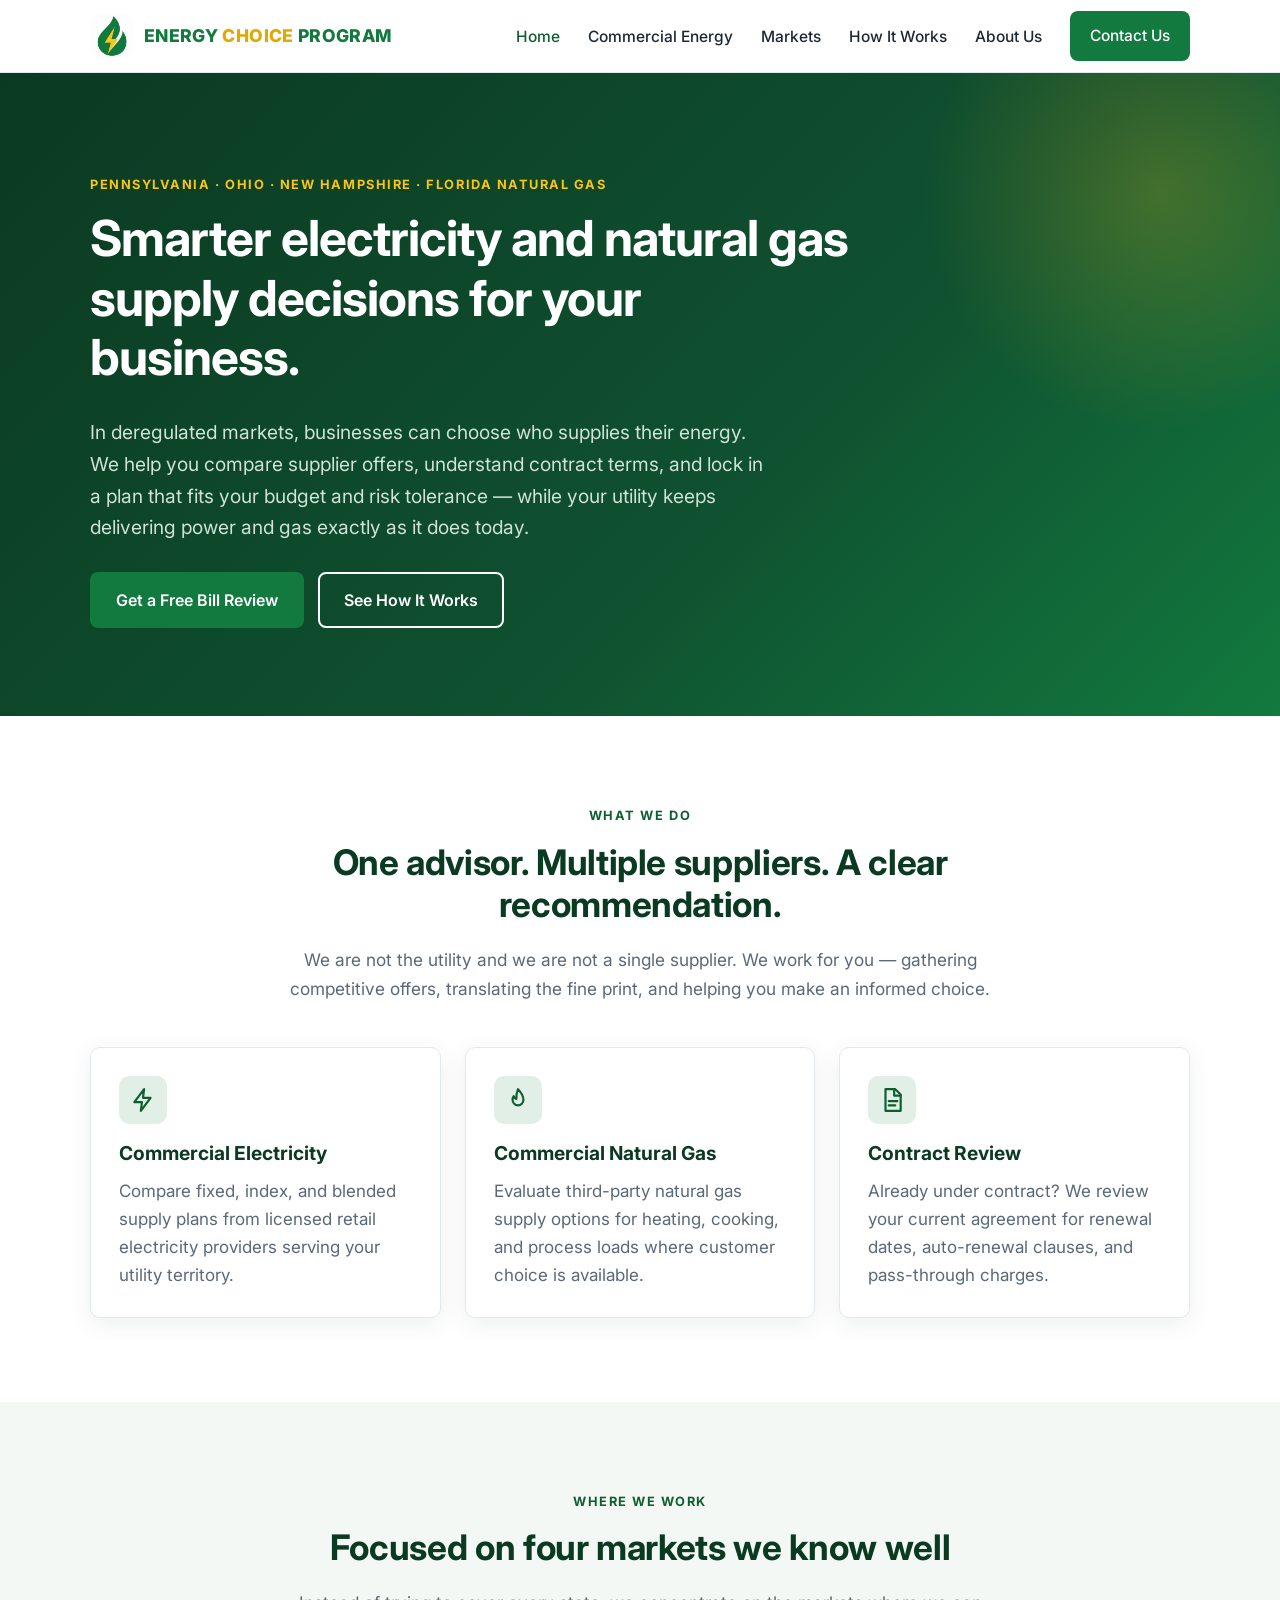
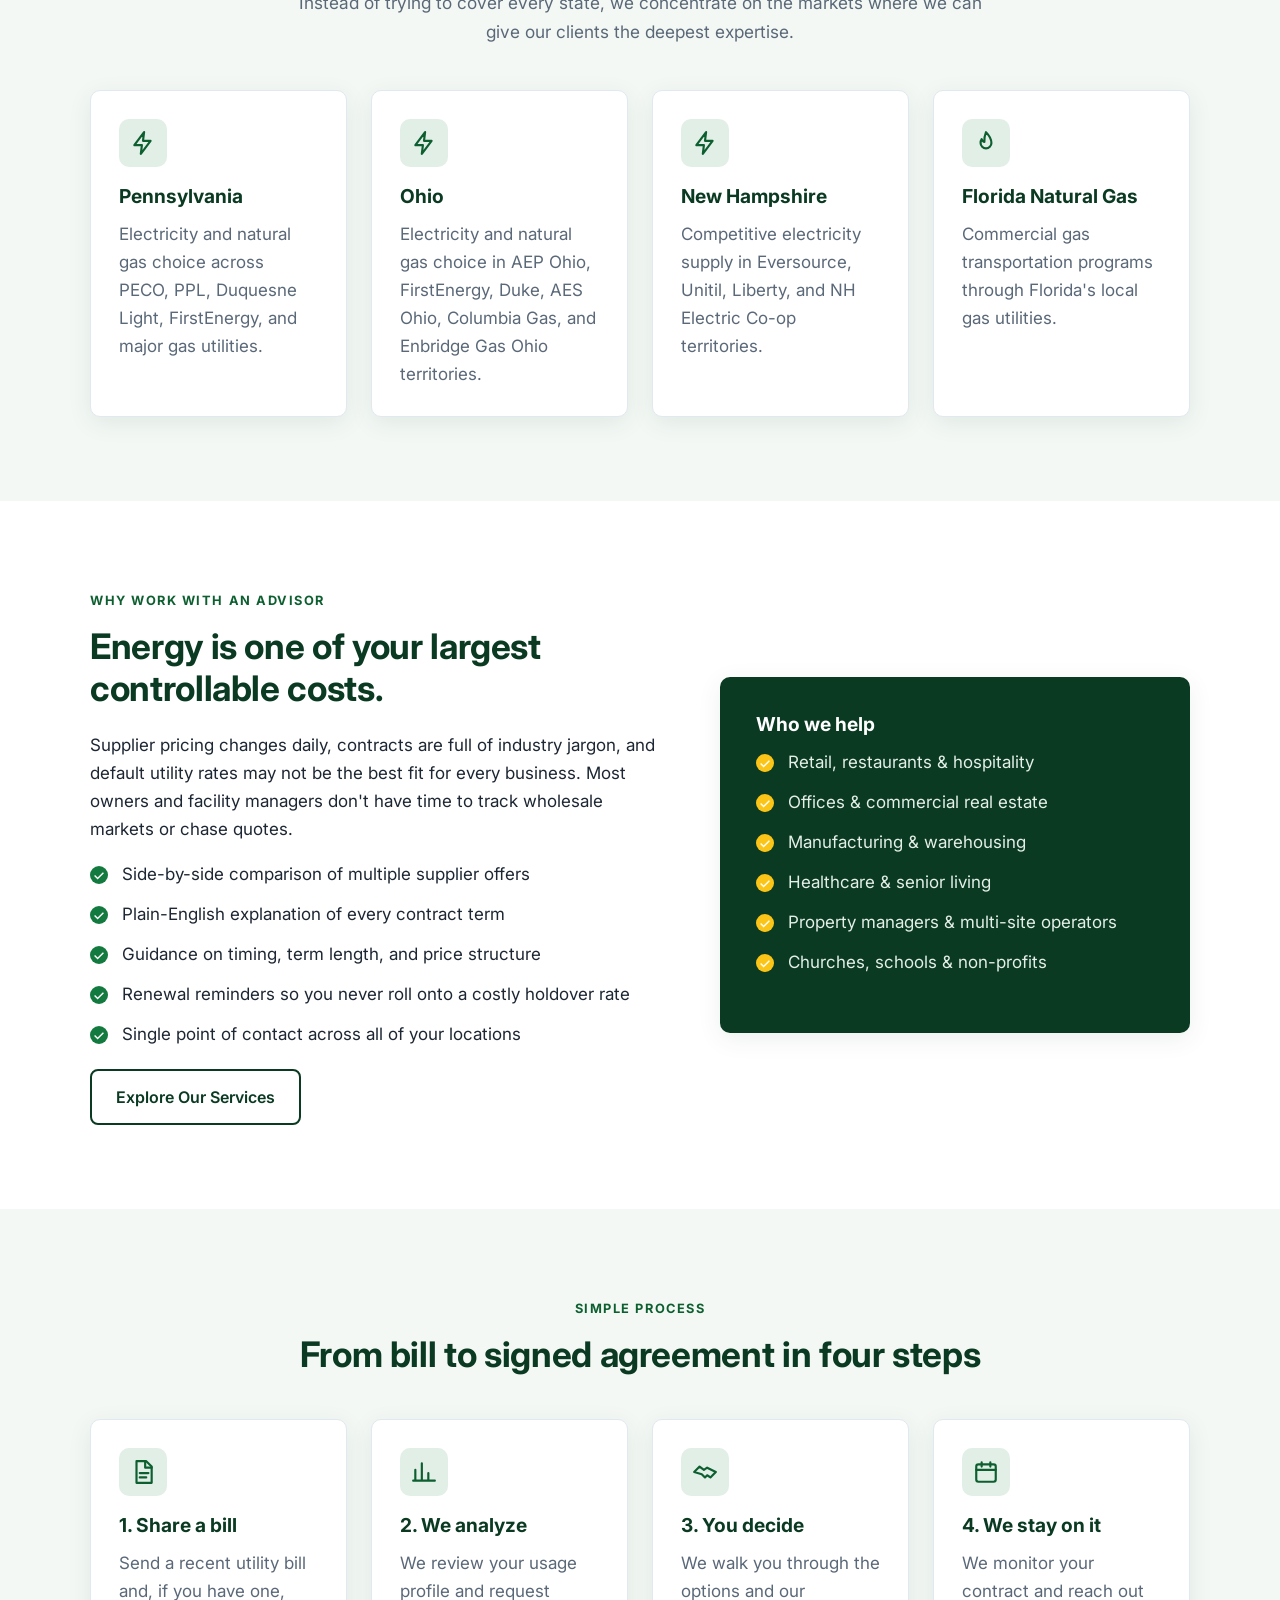
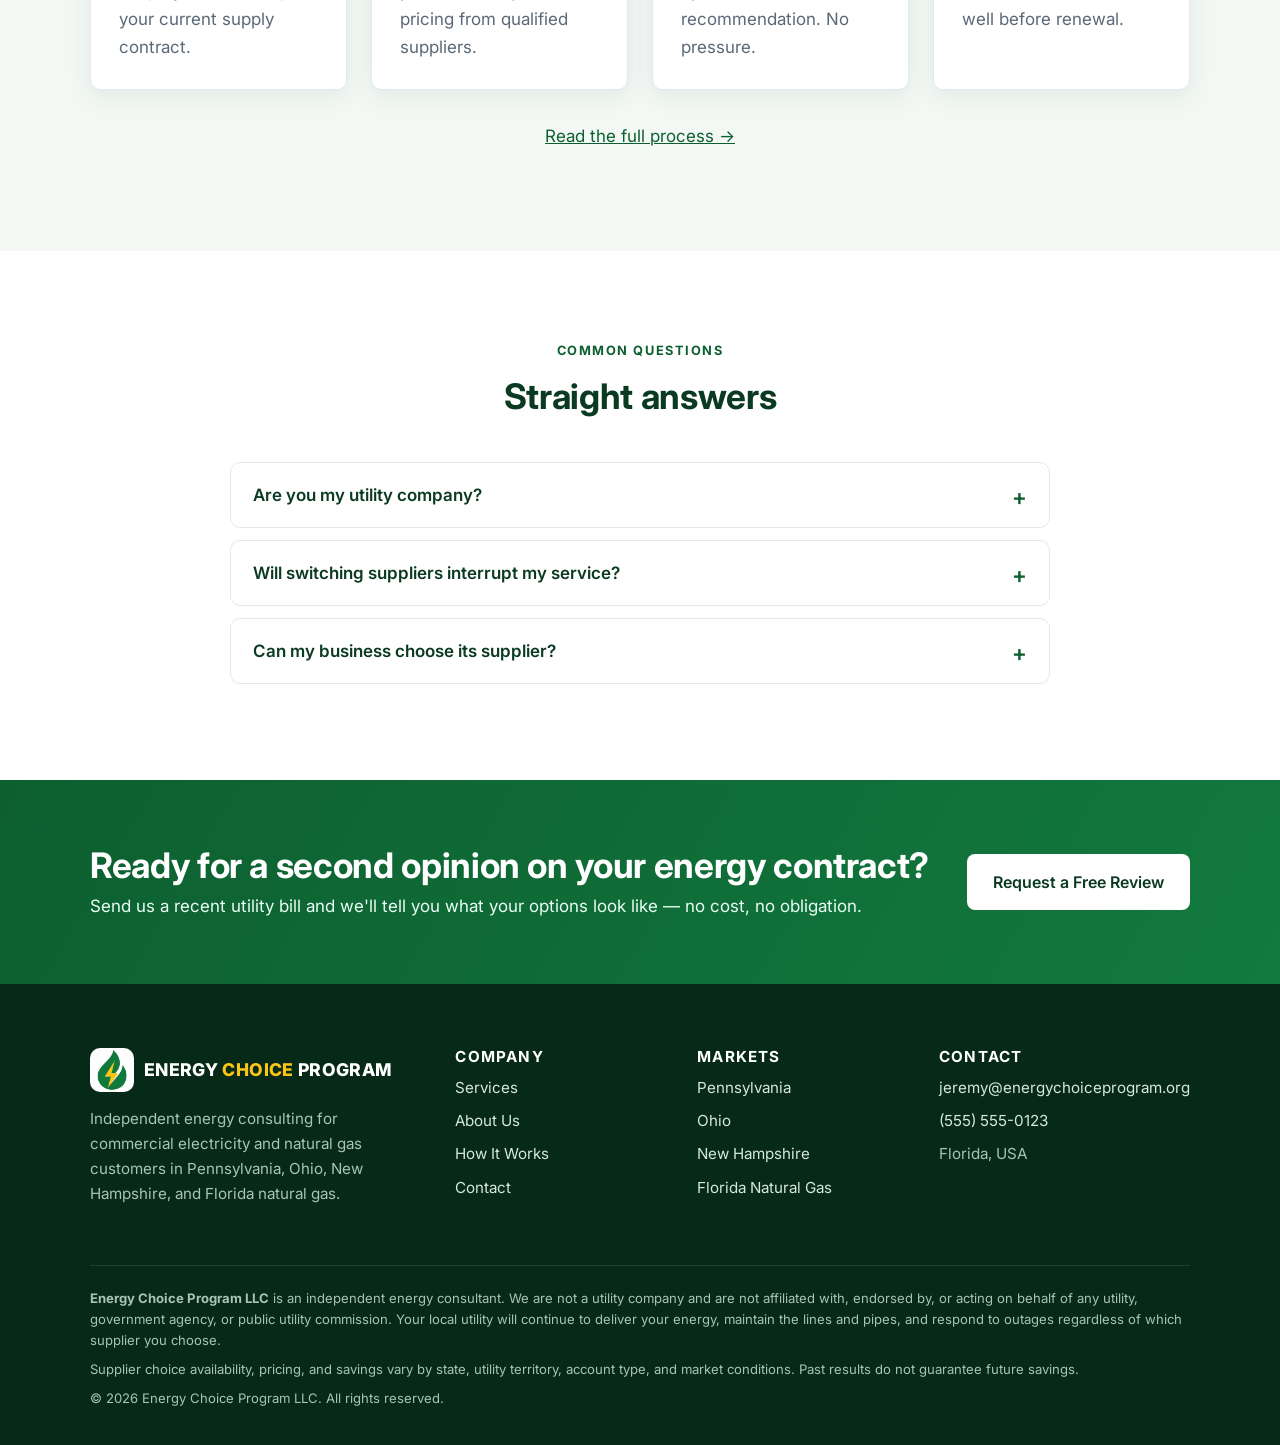
<file: index.html>
<!doctype html>
<html lang="en">
<head>
<meta charset="utf-8">
<meta name="viewport" content="width=device-width, initial-scale=1">
<title>Energy Choice Program | Commercial Electricity & Natural Gas Consulting</title>
<meta name="description" content="Energy Choice Program LLC is an independent energy consultant helping businesses compare commercial electricity and natural gas suppliers in Pennsylvania, Ohio, New Hampshire, and Florida (natural gas).">
<link rel="canonical" href="https://www.energychoiceprogram.org/">
<meta property="og:type" content="website">
<meta property="og:site_name" content="Energy Choice Program">
<meta property="og:title" content="Energy Choice Program | Commercial Electricity & Natural Gas Consulting">
<meta property="og:description" content="Energy Choice Program LLC is an independent energy consultant helping businesses compare commercial electricity and natural gas suppliers in Pennsylvania, Ohio, New Hampshire, and Florida (natural gas).">
<meta property="og:url" content="https://www.energychoiceprogram.org/">
<meta property="og:image" content="https://www.energychoiceprogram.org/assets/img/og-image.png">
<meta name="twitter:card" content="summary_large_image">
<meta name="theme-color" content="#127a3e">
<link rel="icon" href="favicon.png" type="image/png">
<link rel="apple-touch-icon" href="apple-touch-icon.png">
<link rel="preconnect" href="https://fonts.googleapis.com">
<link rel="preconnect" href="https://fonts.gstatic.com" crossorigin>
<link href="https://fonts.googleapis.com/css2?family=Inter:wght@400;500;600;700;800&display=swap" rel="stylesheet">
<link rel="stylesheet" href="assets/css/styles.css">
<script type="application/ld+json">{
  "@context": "https://schema.org",
  "@type": "ProfessionalService",
  "name": "Energy Choice Program LLC",
  "alternateName": "Energy Choice Program",
  "url": "https://www.energychoiceprogram.org/",
  "logo": "https://www.energychoiceprogram.org/assets/img/logo.png",
  "image": "https://www.energychoiceprogram.org/assets/img/og-image.png",
  "email": "jeremy@energychoiceprogram.org",
  "telephone": "+15555550123",
  "description": "Independent energy consultant helping commercial customers evaluate electricity and natural gas supply options in Pennsylvania, Ohio, New Hampshire, and Florida natural gas.",
  "address": {
    "@type": "PostalAddress",
    "addressRegion": "FL",
    "addressCountry": "US"
  },
  "areaServed": [
    {
      "@type": "State",
      "name": "Pennsylvania"
    },
    {
      "@type": "State",
      "name": "Ohio"
    },
    {
      "@type": "State",
      "name": "New Hampshire"
    },
    {
      "@type": "State",
      "name": "Florida"
    }
  ],
  "founder": {
    "@type": "Person",
    "name": "Jeremy Driver"
  },
  "sameAs": []
}</script>
</head>
<body>
<a class="skip-link" href="#main">Skip to content</a>
<header class="site-header">
  <nav class="container nav" aria-label="Main">
    <a class="brand" href="index.html" aria-label="Energy Choice Program home"><img src="assets/img/logo-mark.png" width="44" height="44" alt=""><span class="wordmark"><span class="wm-energy">Energy</span> <span class="wm-choice">Choice</span> <span class="wm-program">Program</span></span></a>
    <button class="nav-toggle" aria-expanded="false" aria-controls="nav-links" aria-label="Toggle menu"><span></span><span></span><span></span></button>
    <ul class="nav-links" id="nav-links"><li><a href="index.html" aria-current="page">Home</a></li><li><a href="commercial-energy.html">Commercial Energy</a></li><li><a href="markets.html">Markets</a></li><li><a href="how-it-works.html">How It Works</a></li><li><a href="about.html">About Us</a></li><li><a class="btn btn-primary" href="contact.html">Contact Us</a></li></ul>
  </nav>
</header>
<main id="main">

<section class="hero">
  <div class="container">
    <span class="eyebrow">Pennsylvania &middot; Ohio &middot; New Hampshire &middot; Florida Natural Gas</span>
    <h1>Smarter electricity and natural gas supply decisions for your business.</h1>
    <p class="lead">In deregulated markets, businesses can choose who supplies their energy. We help you compare supplier offers, understand contract terms, and lock in a plan that fits your budget and risk tolerance — while your utility keeps delivering power and gas exactly as it does today.</p>
    <div class="actions">
      <a class="btn btn-primary" href="contact.html">Get a Free Bill Review</a>
      <a class="btn btn-outline" href="how-it-works.html">See How It Works</a>
    </div>
  </div>
</section>

<section class="section">
  <div class="container">
    <div class="section-head center">
      <span class="eyebrow eyebrow-dark">What we do</span>
      <h2>One advisor. Multiple suppliers. A clear recommendation.</h2>
      <p>We are not the utility and we are not a single supplier. We work for you — gathering competitive offers, translating the fine print, and helping you make an informed choice.</p>
    </div>
    <div class="grid grid-3">
      <div class="card"><div class="icon"><svg viewBox="0 0 24 24" fill="none" stroke="currentColor" stroke-width="2" stroke-linecap="round" stroke-linejoin="round"><path d="M13 2 4 14h7l-1 8 9-12h-7z"/></svg></div><h3>Commercial Electricity</h3><p>Compare fixed, index, and blended supply plans from licensed retail electricity providers serving your utility territory.</p></div>
      <div class="card"><div class="icon"><svg viewBox="0 0 24 24" fill="none" stroke="currentColor" stroke-width="2" stroke-linecap="round" stroke-linejoin="round"><path d="M12 2s5 5 5 10a5 5 0 0 1-10 0c0-2 1-3.5 1-3.5S9 11 10.5 11C10 7 12 2 12 2z"/></svg></div><h3>Commercial Natural Gas</h3><p>Evaluate third-party natural gas supply options for heating, cooking, and process loads where customer choice is available.</p></div>
      <div class="card"><div class="icon"><svg viewBox="0 0 24 24" fill="none" stroke="currentColor" stroke-width="2" stroke-linecap="round" stroke-linejoin="round"><path d="M6 2h9l5 5v15H6z"/><path d="M14 2v6h6M9 13h8M9 17h6"/></svg></div><h3>Contract Review</h3><p>Already under contract? We review your current agreement for renewal dates, auto-renewal clauses, and pass-through charges.</p></div>
    </div>
  </div>
</section>


<section class="section section-soft">
  <div class="container">
    <div class="section-head center">
      <span class="eyebrow eyebrow-dark">Where we work</span>
      <h2>Focused on four markets we know well</h2>
      <p>Instead of trying to cover every state, we concentrate on the markets where we can give our clients the deepest expertise.</p>
    </div>
    <div class="grid grid-4">
      <a class="card card-link" href="markets.html#pennsylvania"><div class="icon"><svg viewBox="0 0 24 24" fill="none" stroke="currentColor" stroke-width="2" stroke-linecap="round" stroke-linejoin="round"><path d="M13 2 4 14h7l-1 8 9-12h-7z"/></svg></div><h3>Pennsylvania</h3><p>Electricity and natural gas choice across PECO, PPL, Duquesne Light, FirstEnergy, and major gas utilities.</p></a>
      <a class="card card-link" href="markets.html#ohio"><div class="icon"><svg viewBox="0 0 24 24" fill="none" stroke="currentColor" stroke-width="2" stroke-linecap="round" stroke-linejoin="round"><path d="M13 2 4 14h7l-1 8 9-12h-7z"/></svg></div><h3>Ohio</h3><p>Electricity and natural gas choice in AEP Ohio, FirstEnergy, Duke, AES Ohio, Columbia Gas, and Enbridge Gas Ohio territories.</p></a>
      <a class="card card-link" href="markets.html#new-hampshire"><div class="icon"><svg viewBox="0 0 24 24" fill="none" stroke="currentColor" stroke-width="2" stroke-linecap="round" stroke-linejoin="round"><path d="M13 2 4 14h7l-1 8 9-12h-7z"/></svg></div><h3>New Hampshire</h3><p>Competitive electricity supply in Eversource, Unitil, Liberty, and NH Electric Co-op territories.</p></a>
      <a class="card card-link" href="markets.html#florida"><div class="icon"><svg viewBox="0 0 24 24" fill="none" stroke="currentColor" stroke-width="2" stroke-linecap="round" stroke-linejoin="round"><path d="M12 2s5 5 5 10a5 5 0 0 1-10 0c0-2 1-3.5 1-3.5S9 11 10.5 11C10 7 12 2 12 2z"/></svg></div><h3>Florida Natural Gas</h3><p>Commercial gas transportation programs through Florida's local gas utilities.</p></a>
    </div>
  </div>
</section>
<section class="section">
  <div class="container split">
    <div>
      <span class="eyebrow eyebrow-dark">Why work with an advisor</span>
      <h2>Energy is one of your largest controllable costs.</h2>
      <p>Supplier pricing changes daily, contracts are full of industry jargon, and default utility rates may not be the best fit for every business. Most owners and facility managers don't have time to track wholesale markets or chase quotes.</p>
      <ul class="checklist">
        <li>Side-by-side comparison of multiple supplier offers</li>
        <li>Plain-English explanation of every contract term</li>
        <li>Guidance on timing, term length, and price structure</li>
        <li>Renewal reminders so you never roll onto a costly holdover rate</li>
        <li>Single point of contact across all of your locations</li>
      </ul>
      <a class="btn btn-outline" href="commercial-energy.html">Explore Our Services</a>
    </div>
    <div class="panel">
      <h3>Who we help</h3>
      <ul class="checklist">
        <li>Retail, restaurants &amp; hospitality</li>
        <li>Offices &amp; commercial real estate</li>
        <li>Manufacturing &amp; warehousing</li>
        <li>Healthcare &amp; senior living</li>
        <li>Property managers &amp; multi-site operators</li>
        <li>Churches, schools &amp; non-profits</li>
      </ul>
    </div>
  </div>
</section>

<section class="section section-soft">
  <div class="container">
    <div class="section-head center">
      <span class="eyebrow eyebrow-dark">Simple process</span>
      <h2>From bill to signed agreement in four steps</h2>
    </div>
    <div class="grid grid-4">
      <div class="card"><div class="icon"><svg viewBox="0 0 24 24" fill="none" stroke="currentColor" stroke-width="2" stroke-linecap="round" stroke-linejoin="round"><path d="M6 2h9l5 5v15H6z"/><path d="M14 2v6h6M9 13h8M9 17h6"/></svg></div><h3>1. Share a bill</h3><p>Send a recent utility bill and, if you have one, your current supply contract.</p></div>
      <div class="card"><div class="icon"><svg viewBox="0 0 24 24" fill="none" stroke="currentColor" stroke-width="2" stroke-linecap="round" stroke-linejoin="round"><path d="M4 20V10M10 20V4M16 20v-7M22 20H2"/></svg></div><h3>2. We analyze</h3><p>We review your usage profile and request pricing from qualified suppliers.</p></div>
      <div class="card"><div class="icon"><svg viewBox="0 0 24 24" fill="none" stroke="currentColor" stroke-width="2" stroke-linecap="round" stroke-linejoin="round"><path d="M2 12 7 7l4 3 3-2 8 4-5 5-3-2-2 2-3-3z"/></svg></div><h3>3. You decide</h3><p>We walk you through the options and our recommendation. No pressure.</p></div>
      <div class="card"><div class="icon"><svg viewBox="0 0 24 24" fill="none" stroke="currentColor" stroke-width="2" stroke-linecap="round" stroke-linejoin="round"><rect x="3" y="5" width="18" height="16" rx="2"/><path d="M3 10h18M8 3v4M16 3v4"/></svg></div><h3>4. We stay on it</h3><p>We monitor your contract and reach out well before renewal.</p></div>
    </div>
    <p style="text-align:center;margin-top:32px"><a href="how-it-works.html">Read the full process &rarr;</a></p>
  </div>
</section>

<section class="section">
  <div class="container">
    <div class="section-head center">
      <span class="eyebrow eyebrow-dark">Common questions</span>
      <h2>Straight answers</h2>
    </div>
    <div class="faq" style="max-width:820px;margin:0 auto">
      <details><summary>Are you my utility company?</summary><p>No. Energy Choice Program LLC is an independent energy consultant. Your local utility continues to deliver your electricity or gas, read your meter, and handle outages and emergencies. In deregulated markets, only the <em>supply</em> portion of your bill can be shopped.</p></details>
      <details><summary>Will switching suppliers interrupt my service?</summary><p>No. Switching suppliers is an administrative change. The same wires, pipes, and meters are used, and the utility remains responsible for reliability.</p></details>
      <details><summary>Can my business choose its supplier?</summary><p>In Pennsylvania, Ohio, and New Hampshire, most commercial customers can choose their electricity supplier, and Pennsylvania and Ohio also offer natural gas choice. In Florida, electricity is regulated, but many commercial customers can buy natural gas from a third-party marketer through their gas utility's transportation program. Send us a bill and we'll confirm your eligibility.</p></details>
    </div>
  </div>
</section>

</main>
<section class="cta-band">
  <div class="container">
    <div>
      <h2>Ready for a second opinion on your energy contract?</h2>
      <p>Send us a recent utility bill and we'll tell you what your options look like — no cost, no obligation.</p>
    </div>
    <a class="btn btn-light" href="contact.html">Request a Free Review</a>
  </div>
</section>
<footer class="site-footer">
  <div class="container">
    <div class="footer-grid">
      <div>
        <a class="brand" href="index.html" aria-label="Energy Choice Program home"><img src="assets/img/logo-mark.png" width="44" height="44" alt=""><span class="wordmark"><span class="wm-energy">Energy</span> <span class="wm-choice">Choice</span> <span class="wm-program">Program</span></span></a>
        <p>Independent energy consulting for commercial electricity and natural gas customers in Pennsylvania, Ohio, New Hampshire, and Florida natural gas.</p>
      </div>
      <div>
        <h4>Company</h4>
        <ul>
          <li><a href="commercial-energy.html">Services</a></li>
          <li><a href="about.html">About Us</a></li>
          <li><a href="how-it-works.html">How It Works</a></li>
          <li><a href="contact.html">Contact</a></li>
        </ul>
      </div>
      <div>
        <h4>Markets</h4>
        <ul>
          <li><a href="markets.html#pennsylvania">Pennsylvania</a></li>
          <li><a href="markets.html#ohio">Ohio</a></li>
          <li><a href="markets.html#new-hampshire">New Hampshire</a></li>
          <li><a href="markets.html#florida">Florida Natural Gas</a></li>
        </ul>
      </div>
      <div>
        <h4>Contact</h4>
        <ul>
          <li><a href="mailto:jeremy@energychoiceprogram.org">jeremy@energychoiceprogram.org</a></li>
          <li><a href="tel:+15555550123">(555) 555-0123</a></li>
          <li>Florida, USA</li>
        </ul>
      </div>
    </div>
    <div class="footer-legal">
      <p><strong>Energy Choice Program LLC</strong> is an independent energy consultant. We are not a utility company and are not affiliated with, endorsed by, or acting on behalf of any utility, government agency, or public utility commission. Your local utility will continue to deliver your energy, maintain the lines and pipes, and respond to outages regardless of which supplier you choose.</p>
      <p>Supplier choice availability, pricing, and savings vary by state, utility territory, account type, and market conditions. Past results do not guarantee future savings.</p>
      <p>&copy; <span id="year">2026</span> Energy Choice Program LLC. All rights reserved.</p>
    </div>
  </div>
</footer>
<script src="assets/js/main.js" defer></script>
</body>
</html>
</file>
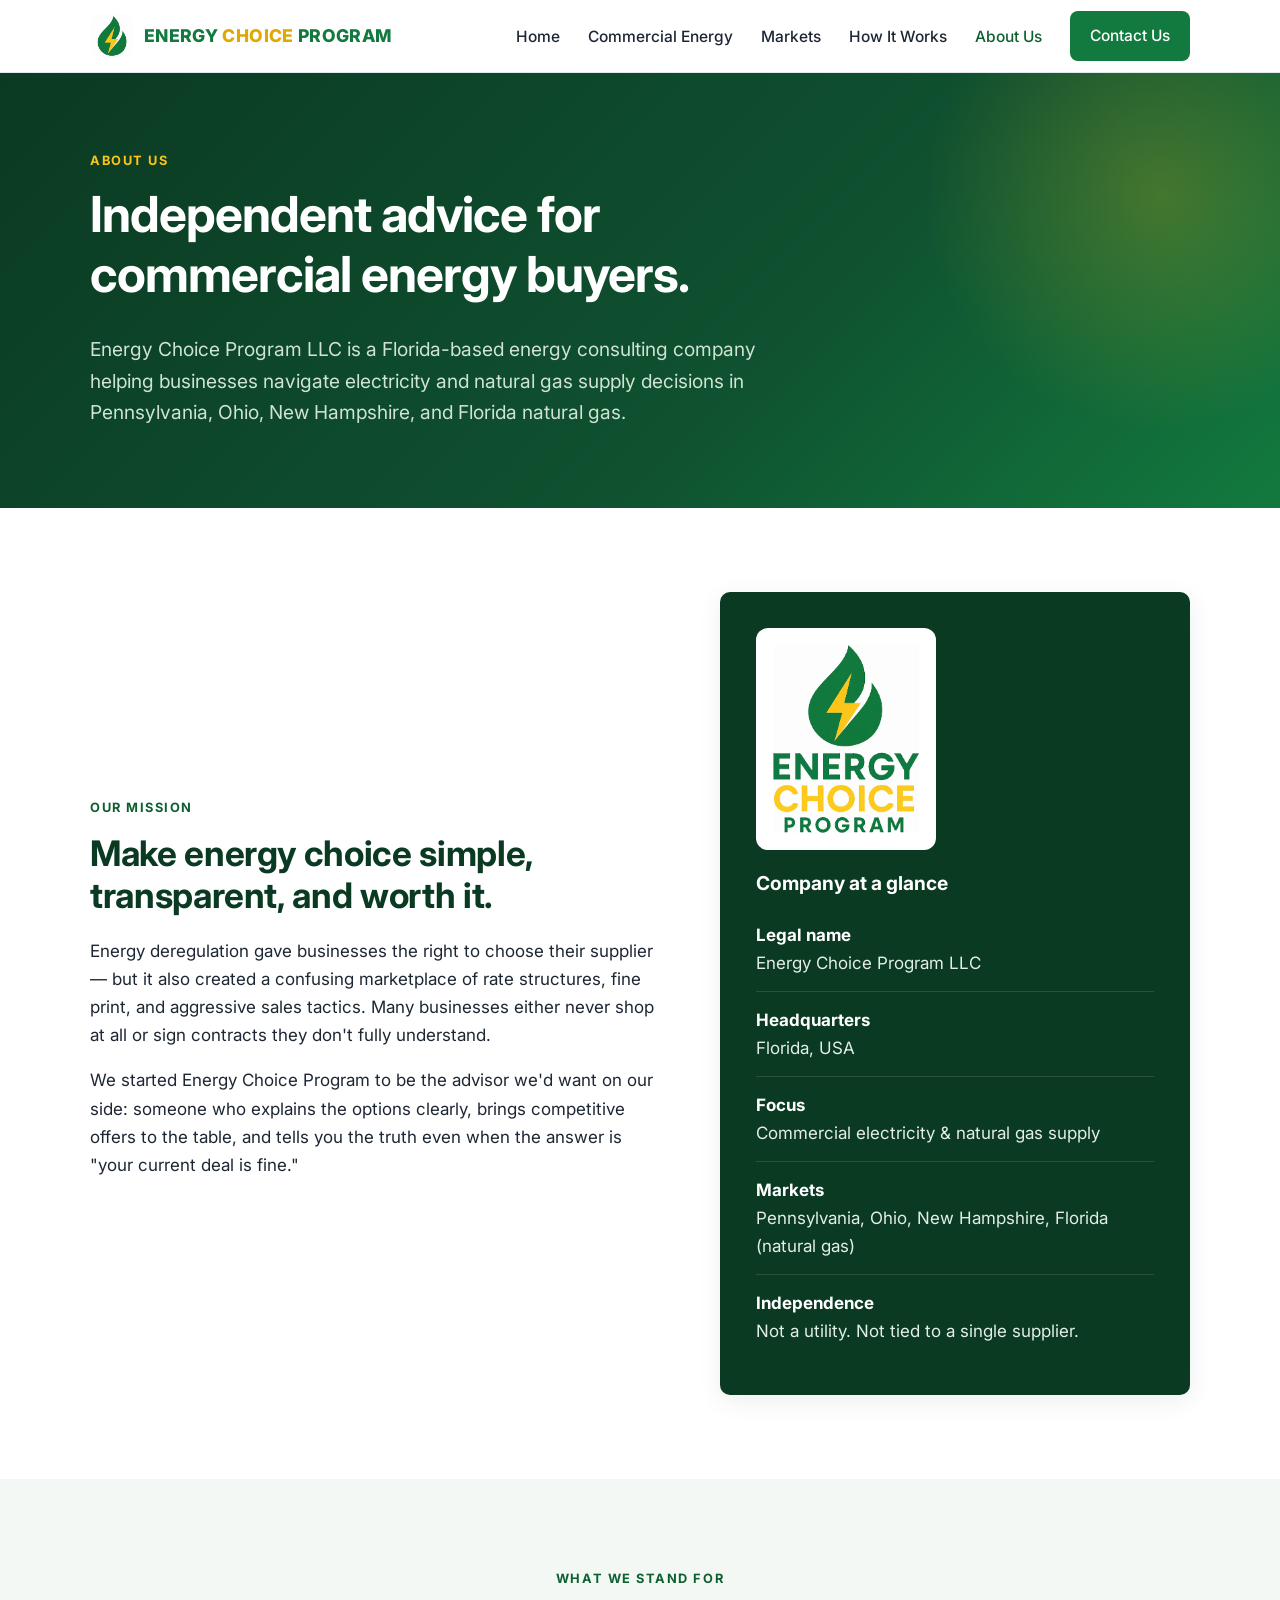
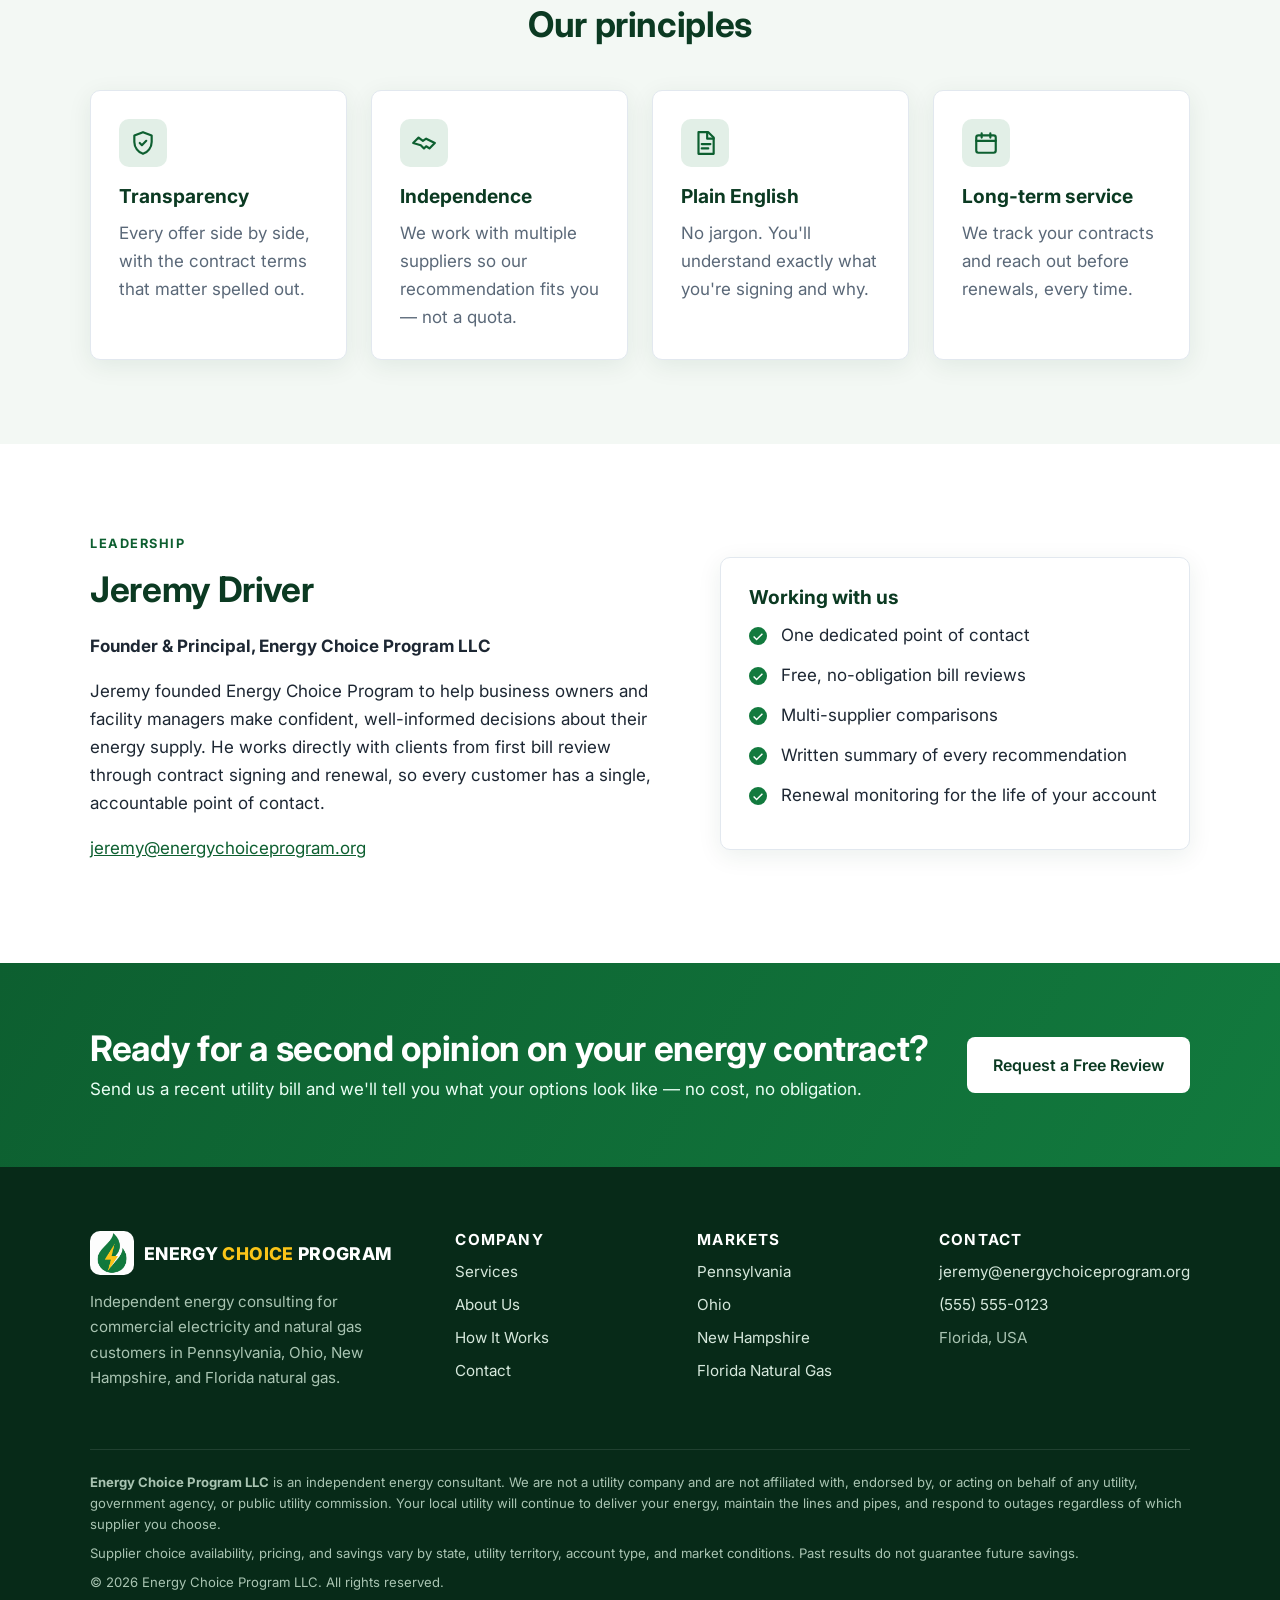
<file: about.html>
<!doctype html>
<html lang="en">
<head>
<meta charset="utf-8">
<meta name="viewport" content="width=device-width, initial-scale=1">
<title>About Us | Energy Choice Program LLC</title>
<meta name="description" content="Energy Choice Program LLC is a Florida-based independent energy consulting company helping businesses evaluate commercial electricity and natural gas supply options.">
<link rel="canonical" href="https://www.energychoiceprogram.org/about.html">
<meta property="og:type" content="website">
<meta property="og:site_name" content="Energy Choice Program">
<meta property="og:title" content="About Us | Energy Choice Program LLC">
<meta property="og:description" content="Energy Choice Program LLC is a Florida-based independent energy consulting company helping businesses evaluate commercial electricity and natural gas supply options.">
<meta property="og:url" content="https://www.energychoiceprogram.org/about.html">
<meta property="og:image" content="https://www.energychoiceprogram.org/assets/img/og-image.png">
<meta name="twitter:card" content="summary_large_image">
<meta name="theme-color" content="#127a3e">
<link rel="icon" href="favicon.png" type="image/png">
<link rel="apple-touch-icon" href="apple-touch-icon.png">
<link rel="preconnect" href="https://fonts.googleapis.com">
<link rel="preconnect" href="https://fonts.gstatic.com" crossorigin>
<link href="https://fonts.googleapis.com/css2?family=Inter:wght@400;500;600;700;800&display=swap" rel="stylesheet">
<link rel="stylesheet" href="assets/css/styles.css">

</head>
<body>
<a class="skip-link" href="#main">Skip to content</a>
<header class="site-header">
  <nav class="container nav" aria-label="Main">
    <a class="brand" href="index.html" aria-label="Energy Choice Program home"><img src="assets/img/logo-mark.png" width="44" height="44" alt=""><span class="wordmark"><span class="wm-energy">Energy</span> <span class="wm-choice">Choice</span> <span class="wm-program">Program</span></span></a>
    <button class="nav-toggle" aria-expanded="false" aria-controls="nav-links" aria-label="Toggle menu"><span></span><span></span><span></span></button>
    <ul class="nav-links" id="nav-links"><li><a href="index.html">Home</a></li><li><a href="commercial-energy.html">Commercial Energy</a></li><li><a href="markets.html">Markets</a></li><li><a href="how-it-works.html">How It Works</a></li><li><a href="about.html" aria-current="page">About Us</a></li><li><a class="btn btn-primary" href="contact.html">Contact Us</a></li></ul>
  </nav>
</header>
<main id="main">

<section class="hero page-hero">
  <div class="container">
    <span class="eyebrow">About Us</span>
    <h1>Independent advice for commercial energy buyers.</h1>
    <p class="lead">Energy Choice Program LLC is a Florida-based energy consulting company helping businesses navigate electricity and natural gas supply decisions in Pennsylvania, Ohio, New Hampshire, and Florida natural gas.</p>
  </div>
</section>

<section class="section">
  <div class="container split">
    <div>
      <span class="eyebrow eyebrow-dark">Our mission</span>
      <h2>Make energy choice simple, transparent, and worth it.</h2>
      <p>Energy deregulation gave businesses the right to choose their supplier — but it also created a confusing marketplace of rate structures, fine print, and aggressive sales tactics. Many businesses either never shop at all or sign contracts they don't fully understand.</p>
      <p>We started Energy Choice Program to be the advisor we'd want on our side: someone who explains the options clearly, brings competitive offers to the table, and tells you the truth even when the answer is "your current deal is fine."</p>
    </div>
    <div class="panel">
      <img class="about-logo" src="assets/img/logo.png" width="600" height="600" alt="Energy Choice Program logo" loading="lazy">
      <h3>Company at a glance</h3>
      <ul class="contact-list" style="color:#e3efe7">
        <li style="border-color:rgba(255,255,255,0.12)"><strong style="color:#fff">Legal name</strong>Energy Choice Program LLC</li>
        <li style="border-color:rgba(255,255,255,0.12)"><strong style="color:#fff">Headquarters</strong>Florida, USA</li>
        <li style="border-color:rgba(255,255,255,0.12)"><strong style="color:#fff">Focus</strong>Commercial electricity &amp; natural gas supply</li>
        <li style="border-color:rgba(255,255,255,0.12)"><strong style="color:#fff">Markets</strong>Pennsylvania, Ohio, New Hampshire, Florida (natural gas)</li>
        <li style="border:0"><strong style="color:#fff">Independence</strong>Not a utility. Not tied to a single supplier.</li>
      </ul>
    </div>
  </div>
</section>

<section class="section section-soft">
  <div class="container">
    <div class="section-head center">
      <span class="eyebrow eyebrow-dark">What we stand for</span>
      <h2>Our principles</h2>
    </div>
    <div class="grid grid-4">
      <div class="card"><div class="icon"><svg viewBox="0 0 24 24" fill="none" stroke="currentColor" stroke-width="2" stroke-linecap="round" stroke-linejoin="round"><path d="M12 2 4 5v6c0 5 3.5 9.5 8 11 4.5-1.5 8-6 8-11V5z"/><path d="m9 12 2 2 4-4"/></svg></div><h3>Transparency</h3><p>Every offer side by side, with the contract terms that matter spelled out.</p></div>
      <div class="card"><div class="icon"><svg viewBox="0 0 24 24" fill="none" stroke="currentColor" stroke-width="2" stroke-linecap="round" stroke-linejoin="round"><path d="M2 12 7 7l4 3 3-2 8 4-5 5-3-2-2 2-3-3z"/></svg></div><h3>Independence</h3><p>We work with multiple suppliers so our recommendation fits you — not a quota.</p></div>
      <div class="card"><div class="icon"><svg viewBox="0 0 24 24" fill="none" stroke="currentColor" stroke-width="2" stroke-linecap="round" stroke-linejoin="round"><path d="M6 2h9l5 5v15H6z"/><path d="M14 2v6h6M9 13h8M9 17h6"/></svg></div><h3>Plain English</h3><p>No jargon. You'll understand exactly what you're signing and why.</p></div>
      <div class="card"><div class="icon"><svg viewBox="0 0 24 24" fill="none" stroke="currentColor" stroke-width="2" stroke-linecap="round" stroke-linejoin="round"><rect x="3" y="5" width="18" height="16" rx="2"/><path d="M3 10h18M8 3v4M16 3v4"/></svg></div><h3>Long-term service</h3><p>We track your contracts and reach out before renewals, every time.</p></div>
    </div>
  </div>
</section>

<section class="section">
  <div class="container split">
    <div>
      <span class="eyebrow eyebrow-dark">Leadership</span>
      <h2>Jeremy Driver</h2>
      <p><strong>Founder &amp; Principal, Energy Choice Program LLC</strong></p>
      <p>Jeremy founded Energy Choice Program to help business owners and facility managers make confident, well-informed decisions about their energy supply. He works directly with clients from first bill review through contract signing and renewal, so every customer has a single, accountable point of contact.</p>
      <p><a href="mailto:jeremy@energychoiceprogram.org">jeremy@energychoiceprogram.org</a></p>
    </div>
    <div class="card">
      <h3>Working with us</h3>
      <ul class="checklist" style="margin:0">
        <li>One dedicated point of contact</li>
        <li>Free, no-obligation bill reviews</li>
        <li>Multi-supplier comparisons</li>
        <li>Written summary of every recommendation</li>
        <li>Renewal monitoring for the life of your account</li>
      </ul>
    </div>
  </div>
</section>

</main>
<section class="cta-band">
  <div class="container">
    <div>
      <h2>Ready for a second opinion on your energy contract?</h2>
      <p>Send us a recent utility bill and we'll tell you what your options look like — no cost, no obligation.</p>
    </div>
    <a class="btn btn-light" href="contact.html">Request a Free Review</a>
  </div>
</section>
<footer class="site-footer">
  <div class="container">
    <div class="footer-grid">
      <div>
        <a class="brand" href="index.html" aria-label="Energy Choice Program home"><img src="assets/img/logo-mark.png" width="44" height="44" alt=""><span class="wordmark"><span class="wm-energy">Energy</span> <span class="wm-choice">Choice</span> <span class="wm-program">Program</span></span></a>
        <p>Independent energy consulting for commercial electricity and natural gas customers in Pennsylvania, Ohio, New Hampshire, and Florida natural gas.</p>
      </div>
      <div>
        <h4>Company</h4>
        <ul>
          <li><a href="commercial-energy.html">Services</a></li>
          <li><a href="about.html">About Us</a></li>
          <li><a href="how-it-works.html">How It Works</a></li>
          <li><a href="contact.html">Contact</a></li>
        </ul>
      </div>
      <div>
        <h4>Markets</h4>
        <ul>
          <li><a href="markets.html#pennsylvania">Pennsylvania</a></li>
          <li><a href="markets.html#ohio">Ohio</a></li>
          <li><a href="markets.html#new-hampshire">New Hampshire</a></li>
          <li><a href="markets.html#florida">Florida Natural Gas</a></li>
        </ul>
      </div>
      <div>
        <h4>Contact</h4>
        <ul>
          <li><a href="mailto:jeremy@energychoiceprogram.org">jeremy@energychoiceprogram.org</a></li>
          <li><a href="tel:+15555550123">(555) 555-0123</a></li>
          <li>Florida, USA</li>
        </ul>
      </div>
    </div>
    <div class="footer-legal">
      <p><strong>Energy Choice Program LLC</strong> is an independent energy consultant. We are not a utility company and are not affiliated with, endorsed by, or acting on behalf of any utility, government agency, or public utility commission. Your local utility will continue to deliver your energy, maintain the lines and pipes, and respond to outages regardless of which supplier you choose.</p>
      <p>Supplier choice availability, pricing, and savings vary by state, utility territory, account type, and market conditions. Past results do not guarantee future savings.</p>
      <p>&copy; <span id="year">2026</span> Energy Choice Program LLC. All rights reserved.</p>
    </div>
  </div>
</footer>
<script src="assets/js/main.js" defer></script>
</body>
</html>
</file>
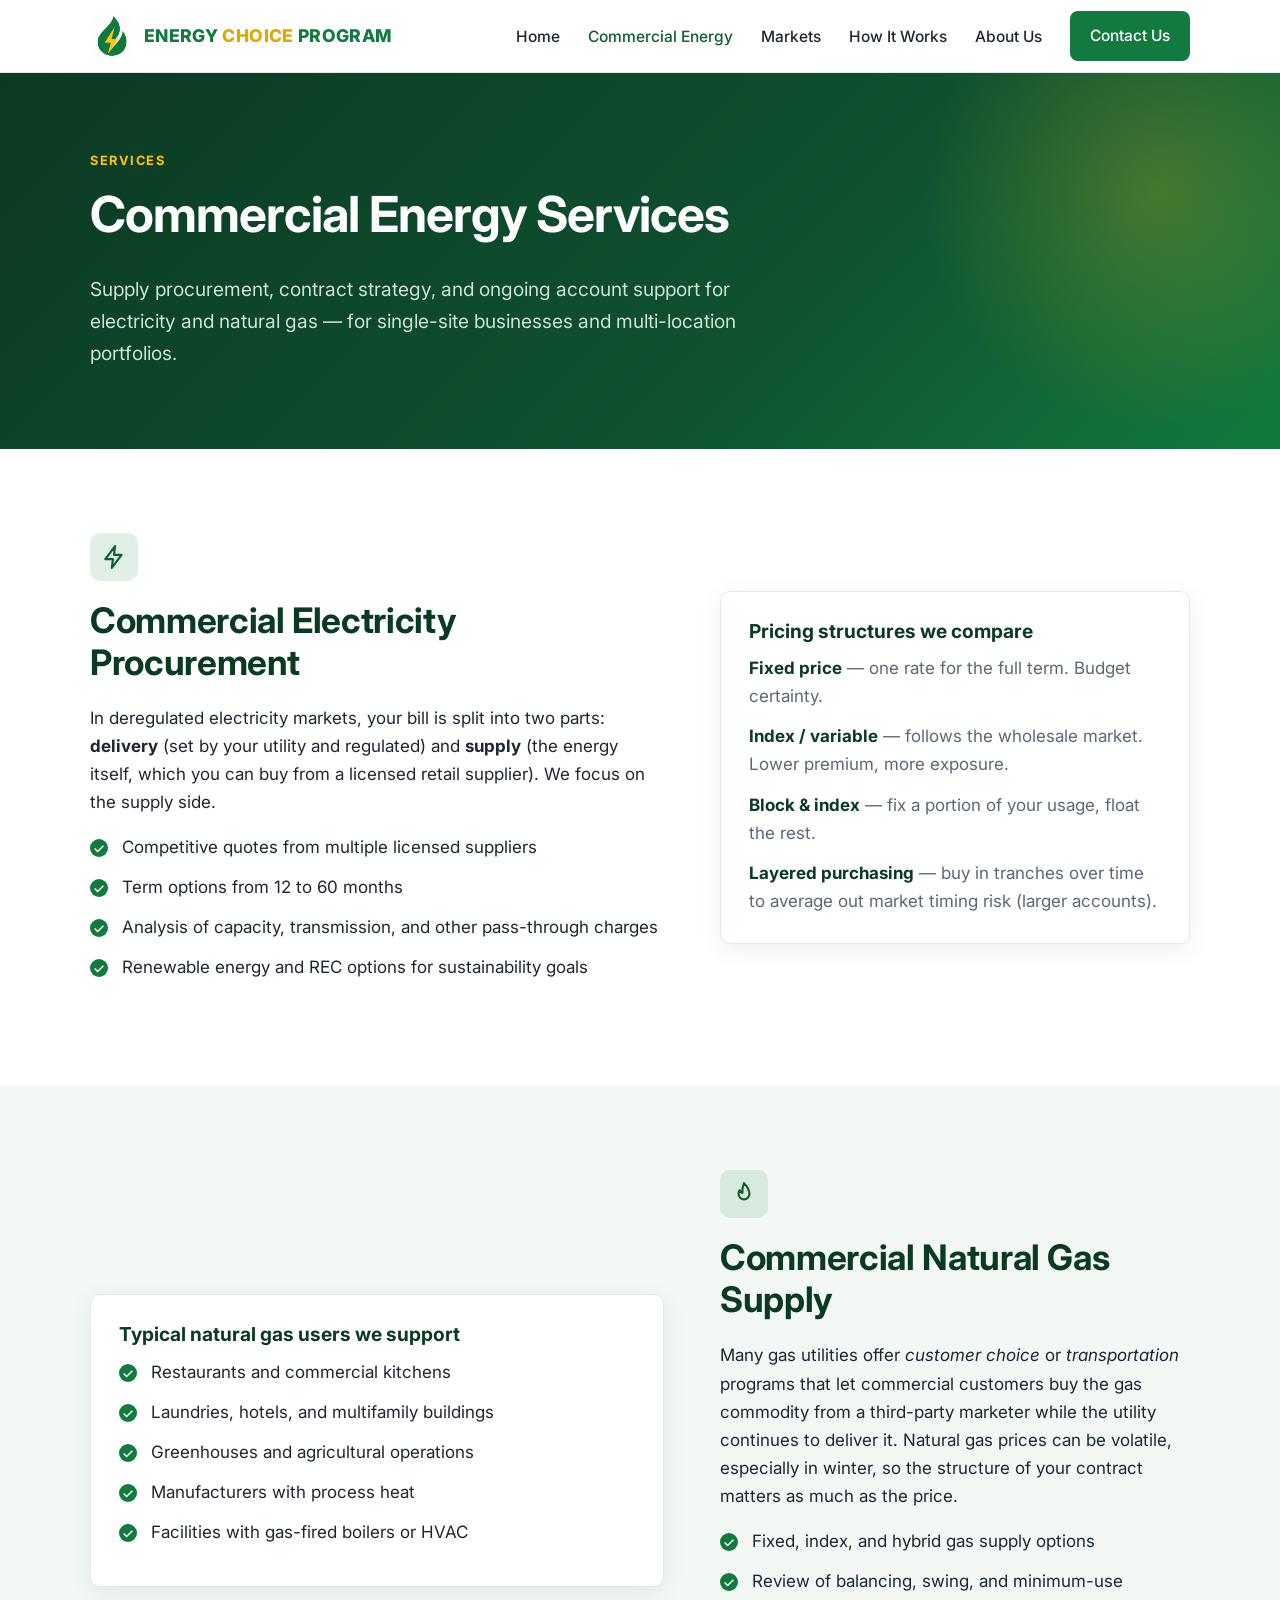
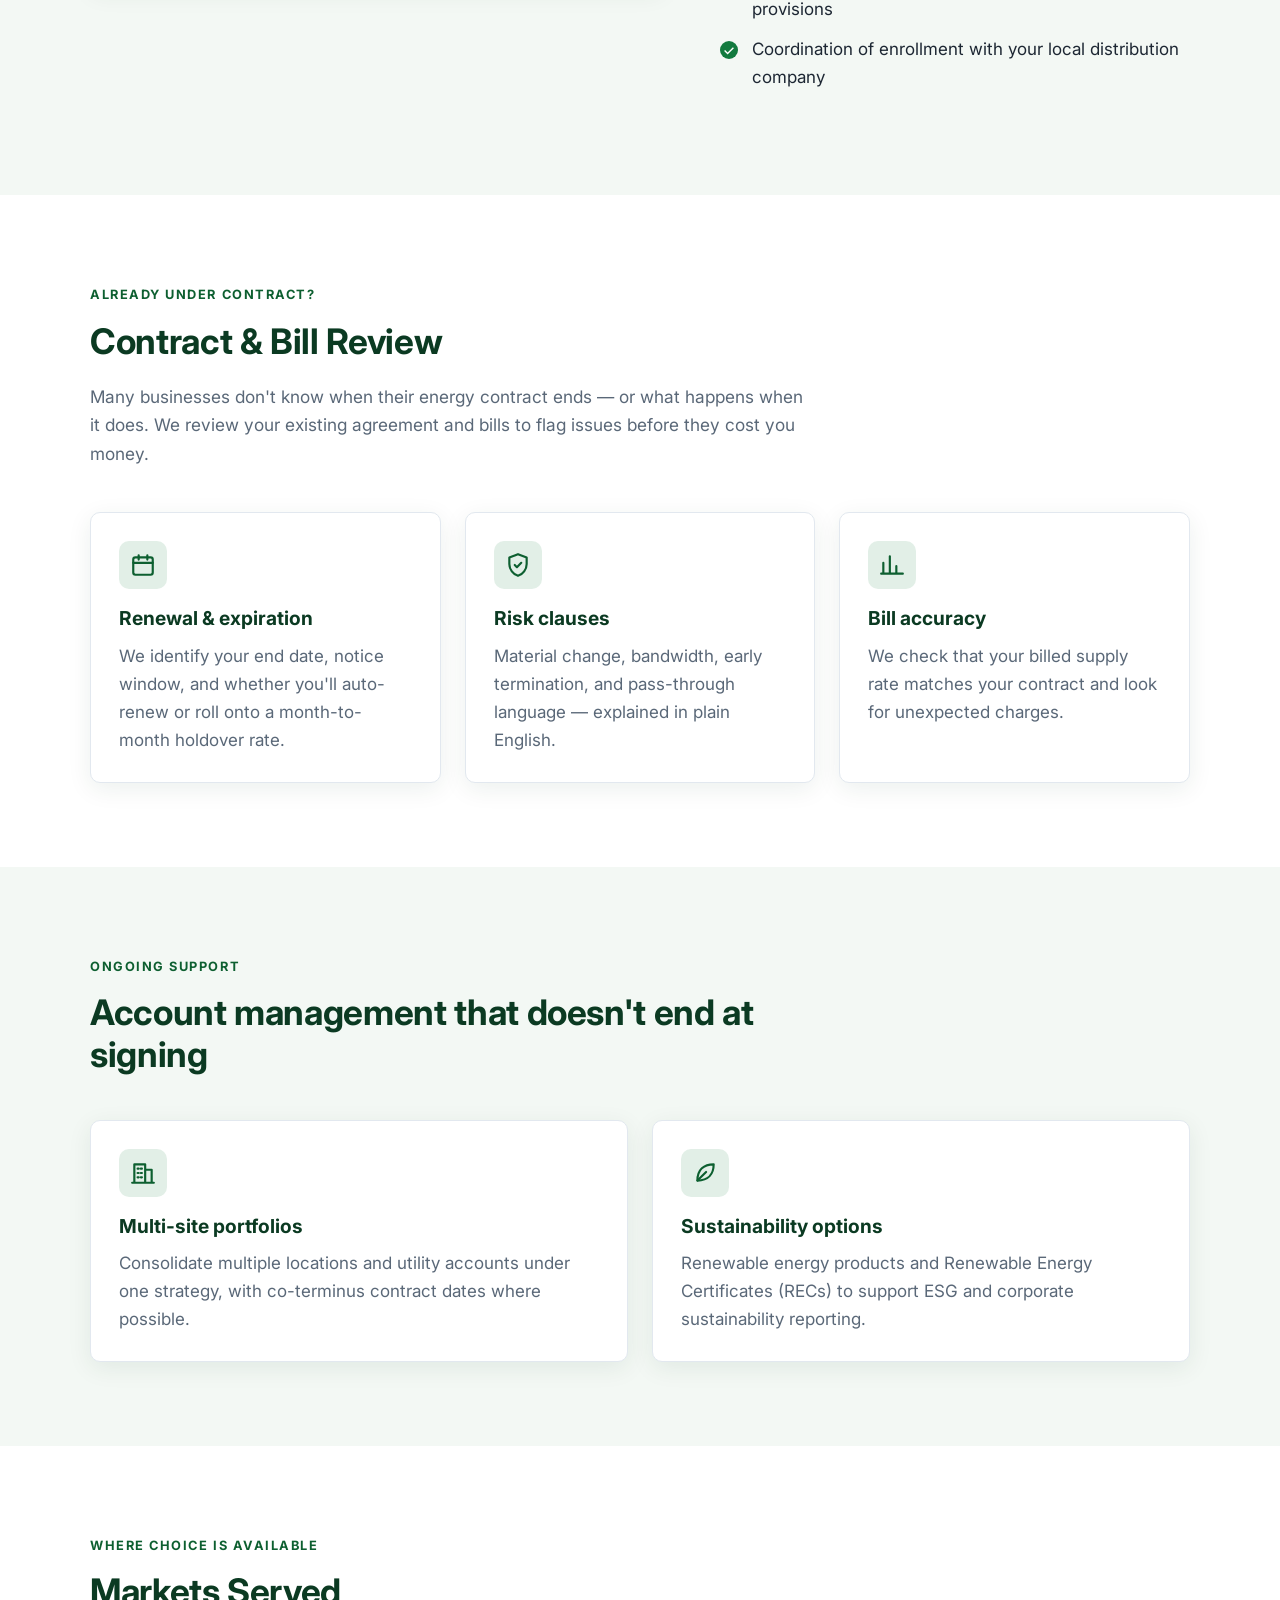
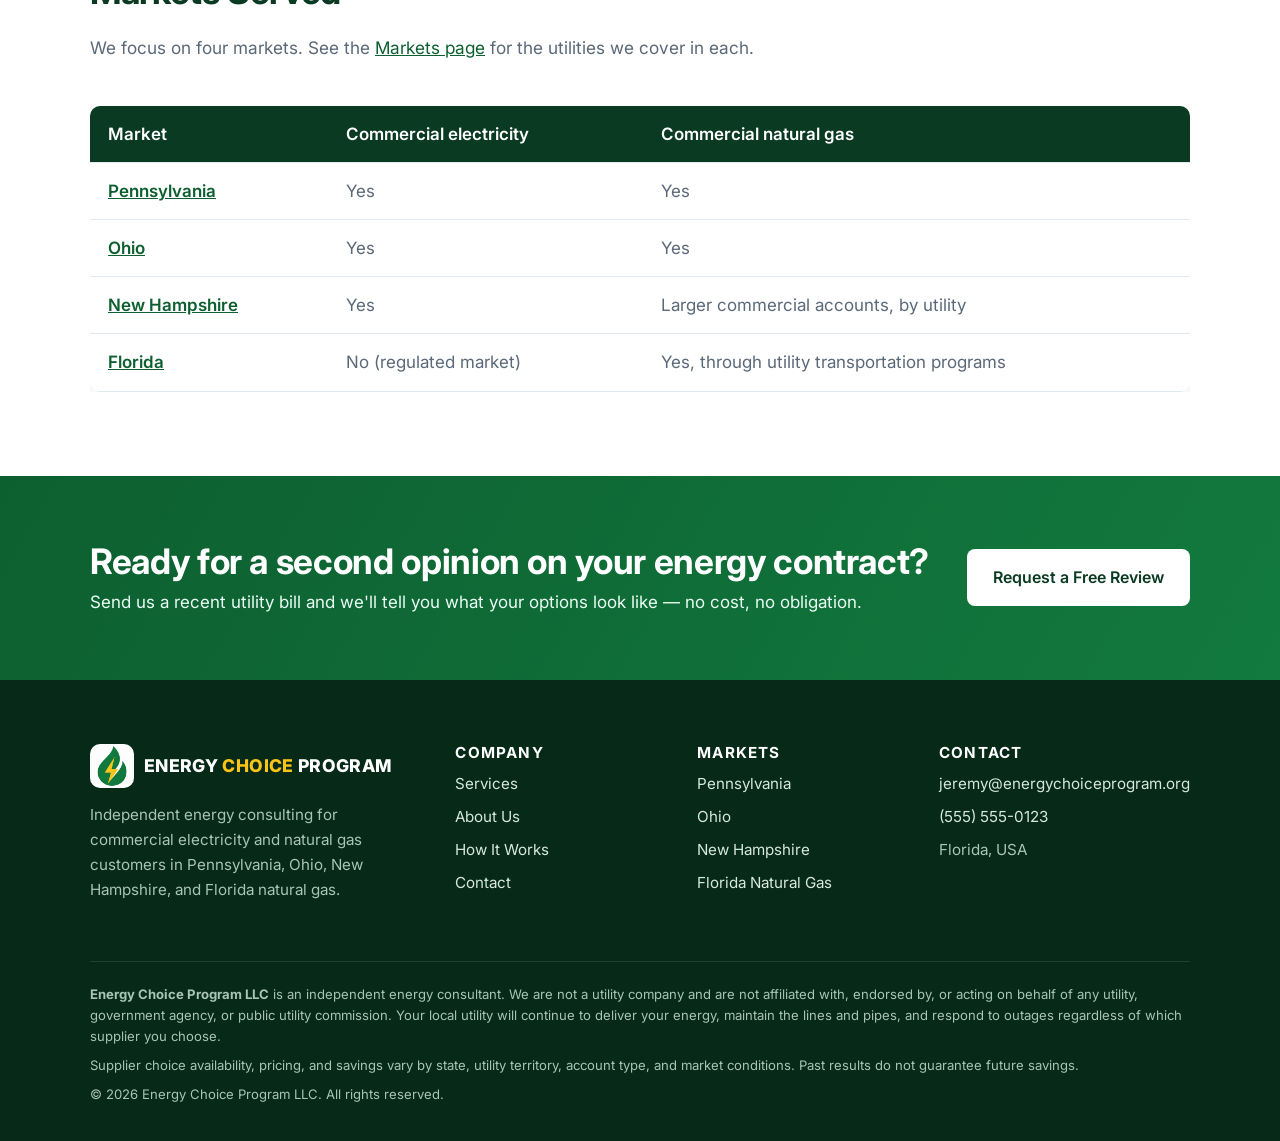
<file: commercial-energy.html>
<!doctype html>
<html lang="en">
<head>
<meta charset="utf-8">
<meta name="viewport" content="width=device-width, initial-scale=1">
<title>Commercial Energy Services | Energy Choice Program</title>
<meta name="description" content="Commercial electricity and natural gas procurement, contract review, and account management for businesses in Pennsylvania, Ohio, New Hampshire, and Florida.">
<link rel="canonical" href="https://www.energychoiceprogram.org/commercial-energy.html">
<meta property="og:type" content="website">
<meta property="og:site_name" content="Energy Choice Program">
<meta property="og:title" content="Commercial Energy Services | Energy Choice Program">
<meta property="og:description" content="Commercial electricity and natural gas procurement, contract review, and account management for businesses in Pennsylvania, Ohio, New Hampshire, and Florida.">
<meta property="og:url" content="https://www.energychoiceprogram.org/commercial-energy.html">
<meta property="og:image" content="https://www.energychoiceprogram.org/assets/img/og-image.png">
<meta name="twitter:card" content="summary_large_image">
<meta name="theme-color" content="#127a3e">
<link rel="icon" href="favicon.png" type="image/png">
<link rel="apple-touch-icon" href="apple-touch-icon.png">
<link rel="preconnect" href="https://fonts.googleapis.com">
<link rel="preconnect" href="https://fonts.gstatic.com" crossorigin>
<link href="https://fonts.googleapis.com/css2?family=Inter:wght@400;500;600;700;800&display=swap" rel="stylesheet">
<link rel="stylesheet" href="assets/css/styles.css">

</head>
<body>
<a class="skip-link" href="#main">Skip to content</a>
<header class="site-header">
  <nav class="container nav" aria-label="Main">
    <a class="brand" href="index.html" aria-label="Energy Choice Program home"><img src="assets/img/logo-mark.png" width="44" height="44" alt=""><span class="wordmark"><span class="wm-energy">Energy</span> <span class="wm-choice">Choice</span> <span class="wm-program">Program</span></span></a>
    <button class="nav-toggle" aria-expanded="false" aria-controls="nav-links" aria-label="Toggle menu"><span></span><span></span><span></span></button>
    <ul class="nav-links" id="nav-links"><li><a href="index.html">Home</a></li><li><a href="commercial-energy.html" aria-current="page">Commercial Energy</a></li><li><a href="markets.html">Markets</a></li><li><a href="how-it-works.html">How It Works</a></li><li><a href="about.html">About Us</a></li><li><a class="btn btn-primary" href="contact.html">Contact Us</a></li></ul>
  </nav>
</header>
<main id="main">

<section class="hero page-hero">
  <div class="container">
    <span class="eyebrow">Services</span>
    <h1>Commercial Energy Services</h1>
    <p class="lead">Supply procurement, contract strategy, and ongoing account support for electricity and natural gas — for single-site businesses and multi-location portfolios.</p>
  </div>
</section>

<section class="section" id="electricity">
  <div class="container split">
    <div>
      <div class="icon"><svg viewBox="0 0 24 24" fill="none" stroke="currentColor" stroke-width="2" stroke-linecap="round" stroke-linejoin="round"><path d="M13 2 4 14h7l-1 8 9-12h-7z"/></svg></div>
      <h2>Commercial Electricity Procurement</h2>
      <p>In deregulated electricity markets, your bill is split into two parts: <strong>delivery</strong> (set by your utility and regulated) and <strong>supply</strong> (the energy itself, which you can buy from a licensed retail supplier). We focus on the supply side.</p>
      <ul class="checklist">
        <li>Competitive quotes from multiple licensed suppliers</li>
        <li>Term options from 12 to 60 months</li>
        <li>Analysis of capacity, transmission, and other pass-through charges</li>
        <li>Renewable energy and REC options for sustainability goals</li>
      </ul>
    </div>
    <div class="card">
      <h3>Pricing structures we compare</h3>
      <p style="margin-bottom:12px"><strong style="color:var(--navy)">Fixed price</strong> — one rate for the full term. Budget certainty.</p>
      <p style="margin-bottom:12px"><strong style="color:var(--navy)">Index / variable</strong> — follows the wholesale market. Lower premium, more exposure.</p>
      <p style="margin-bottom:12px"><strong style="color:var(--navy)">Block &amp; index</strong> — fix a portion of your usage, float the rest.</p>
      <p><strong style="color:var(--navy)">Layered purchasing</strong> — buy in tranches over time to average out market timing risk (larger accounts).</p>
    </div>
  </div>
</section>

<section class="section section-soft" id="natural-gas">
  <div class="container split">
    <div class="card">
      <h3>Typical natural gas users we support</h3>
      <ul class="checklist" style="margin:0">
        <li>Restaurants and commercial kitchens</li>
        <li>Laundries, hotels, and multifamily buildings</li>
        <li>Greenhouses and agricultural operations</li>
        <li>Manufacturers with process heat</li>
        <li>Facilities with gas-fired boilers or HVAC</li>
      </ul>
    </div>
    <div>
      <div class="icon"><svg viewBox="0 0 24 24" fill="none" stroke="currentColor" stroke-width="2" stroke-linecap="round" stroke-linejoin="round"><path d="M12 2s5 5 5 10a5 5 0 0 1-10 0c0-2 1-3.5 1-3.5S9 11 10.5 11C10 7 12 2 12 2z"/></svg></div>
      <h2>Commercial Natural Gas Supply</h2>
      <p>Many gas utilities offer <em>customer choice</em> or <em>transportation</em> programs that let commercial customers buy the gas commodity from a third-party marketer while the utility continues to deliver it. Natural gas prices can be volatile, especially in winter, so the structure of your contract matters as much as the price.</p>
      <ul class="checklist">
        <li>Fixed, index, and hybrid gas supply options</li>
        <li>Review of balancing, swing, and minimum-use provisions</li>
        <li>Coordination of enrollment with your local distribution company</li>
      </ul>
    </div>
  </div>
</section>

<section class="section" id="contract-review">
  <div class="container">
    <div class="section-head">
      <span class="eyebrow eyebrow-dark">Already under contract?</span>
      <h2>Contract &amp; Bill Review</h2>
      <p>Many businesses don't know when their energy contract ends — or what happens when it does. We review your existing agreement and bills to flag issues before they cost you money.</p>
    </div>
    <div class="grid grid-3">
      <div class="card"><div class="icon"><svg viewBox="0 0 24 24" fill="none" stroke="currentColor" stroke-width="2" stroke-linecap="round" stroke-linejoin="round"><rect x="3" y="5" width="18" height="16" rx="2"/><path d="M3 10h18M8 3v4M16 3v4"/></svg></div><h3>Renewal &amp; expiration</h3><p>We identify your end date, notice window, and whether you'll auto-renew or roll onto a month-to-month holdover rate.</p></div>
      <div class="card"><div class="icon"><svg viewBox="0 0 24 24" fill="none" stroke="currentColor" stroke-width="2" stroke-linecap="round" stroke-linejoin="round"><path d="M12 2 4 5v6c0 5 3.5 9.5 8 11 4.5-1.5 8-6 8-11V5z"/><path d="m9 12 2 2 4-4"/></svg></div><h3>Risk clauses</h3><p>Material change, bandwidth, early termination, and pass-through language — explained in plain English.</p></div>
      <div class="card"><div class="icon"><svg viewBox="0 0 24 24" fill="none" stroke="currentColor" stroke-width="2" stroke-linecap="round" stroke-linejoin="round"><path d="M4 20V10M10 20V4M16 20v-7M22 20H2"/></svg></div><h3>Bill accuracy</h3><p>We check that your billed supply rate matches your contract and look for unexpected charges.</p></div>
    </div>
  </div>
</section>

<section class="section section-soft">
  <div class="container">
    <div class="section-head">
      <span class="eyebrow eyebrow-dark">Ongoing support</span>
      <h2>Account management that doesn't end at signing</h2>
    </div>
    <div class="grid grid-2">
      <div class="card"><div class="icon"><svg viewBox="0 0 24 24" fill="none" stroke="currentColor" stroke-width="2" stroke-linecap="round" stroke-linejoin="round"><path d="M4 21V4h10v17M14 9h6v12M2 21h20M7 8h1M10 8h1M7 12h1M10 12h1M7 16h1M10 16h1"/></svg></div><h3>Multi-site portfolios</h3><p>Consolidate multiple locations and utility accounts under one strategy, with co-terminus contract dates where possible.</p></div>
      <div class="card"><div class="icon"><svg viewBox="0 0 24 24" fill="none" stroke="currentColor" stroke-width="2" stroke-linecap="round" stroke-linejoin="round"><path d="M5 19C5 9 11 4 20 4c0 9-5 15-15 15z"/><path d="M5 19 13 11"/></svg></div><h3>Sustainability options</h3><p>Renewable energy products and Renewable Energy Certificates (RECs) to support ESG and corporate sustainability reporting.</p></div>
    </div>
  </div>
</section>

<section class="section" id="markets">
  <div class="container">
    <div class="section-head">
      <span class="eyebrow eyebrow-dark">Where choice is available</span>
      <h2>Markets Served</h2>
      <p>We focus on four markets. See the <a href="markets.html">Markets page</a> for the utilities we cover in each.</p>
    </div>
    <div class="table-wrap">
      <table>
        <thead><tr><th>Market</th><th>Commercial electricity</th><th>Commercial natural gas</th></tr></thead>
        <tbody>
          <tr><td><a href="markets.html#pennsylvania">Pennsylvania</a></td><td>Yes</td><td>Yes</td></tr>
          <tr><td><a href="markets.html#ohio">Ohio</a></td><td>Yes</td><td>Yes</td></tr>
          <tr><td><a href="markets.html#new-hampshire">New Hampshire</a></td><td>Yes</td><td>Larger commercial accounts, by utility</td></tr>
          <tr><td><a href="markets.html#florida">Florida</a></td><td>No (regulated market)</td><td>Yes, through utility transportation programs</td></tr>
        </tbody>
      </table>
    </div>
  </div>
</section>

</main>
<section class="cta-band">
  <div class="container">
    <div>
      <h2>Ready for a second opinion on your energy contract?</h2>
      <p>Send us a recent utility bill and we'll tell you what your options look like — no cost, no obligation.</p>
    </div>
    <a class="btn btn-light" href="contact.html">Request a Free Review</a>
  </div>
</section>
<footer class="site-footer">
  <div class="container">
    <div class="footer-grid">
      <div>
        <a class="brand" href="index.html" aria-label="Energy Choice Program home"><img src="assets/img/logo-mark.png" width="44" height="44" alt=""><span class="wordmark"><span class="wm-energy">Energy</span> <span class="wm-choice">Choice</span> <span class="wm-program">Program</span></span></a>
        <p>Independent energy consulting for commercial electricity and natural gas customers in Pennsylvania, Ohio, New Hampshire, and Florida natural gas.</p>
      </div>
      <div>
        <h4>Company</h4>
        <ul>
          <li><a href="commercial-energy.html">Services</a></li>
          <li><a href="about.html">About Us</a></li>
          <li><a href="how-it-works.html">How It Works</a></li>
          <li><a href="contact.html">Contact</a></li>
        </ul>
      </div>
      <div>
        <h4>Markets</h4>
        <ul>
          <li><a href="markets.html#pennsylvania">Pennsylvania</a></li>
          <li><a href="markets.html#ohio">Ohio</a></li>
          <li><a href="markets.html#new-hampshire">New Hampshire</a></li>
          <li><a href="markets.html#florida">Florida Natural Gas</a></li>
        </ul>
      </div>
      <div>
        <h4>Contact</h4>
        <ul>
          <li><a href="mailto:jeremy@energychoiceprogram.org">jeremy@energychoiceprogram.org</a></li>
          <li><a href="tel:+15555550123">(555) 555-0123</a></li>
          <li>Florida, USA</li>
        </ul>
      </div>
    </div>
    <div class="footer-legal">
      <p><strong>Energy Choice Program LLC</strong> is an independent energy consultant. We are not a utility company and are not affiliated with, endorsed by, or acting on behalf of any utility, government agency, or public utility commission. Your local utility will continue to deliver your energy, maintain the lines and pipes, and respond to outages regardless of which supplier you choose.</p>
      <p>Supplier choice availability, pricing, and savings vary by state, utility territory, account type, and market conditions. Past results do not guarantee future savings.</p>
      <p>&copy; <span id="year">2026</span> Energy Choice Program LLC. All rights reserved.</p>
    </div>
  </div>
</footer>
<script src="assets/js/main.js" defer></script>
</body>
</html>
</file>
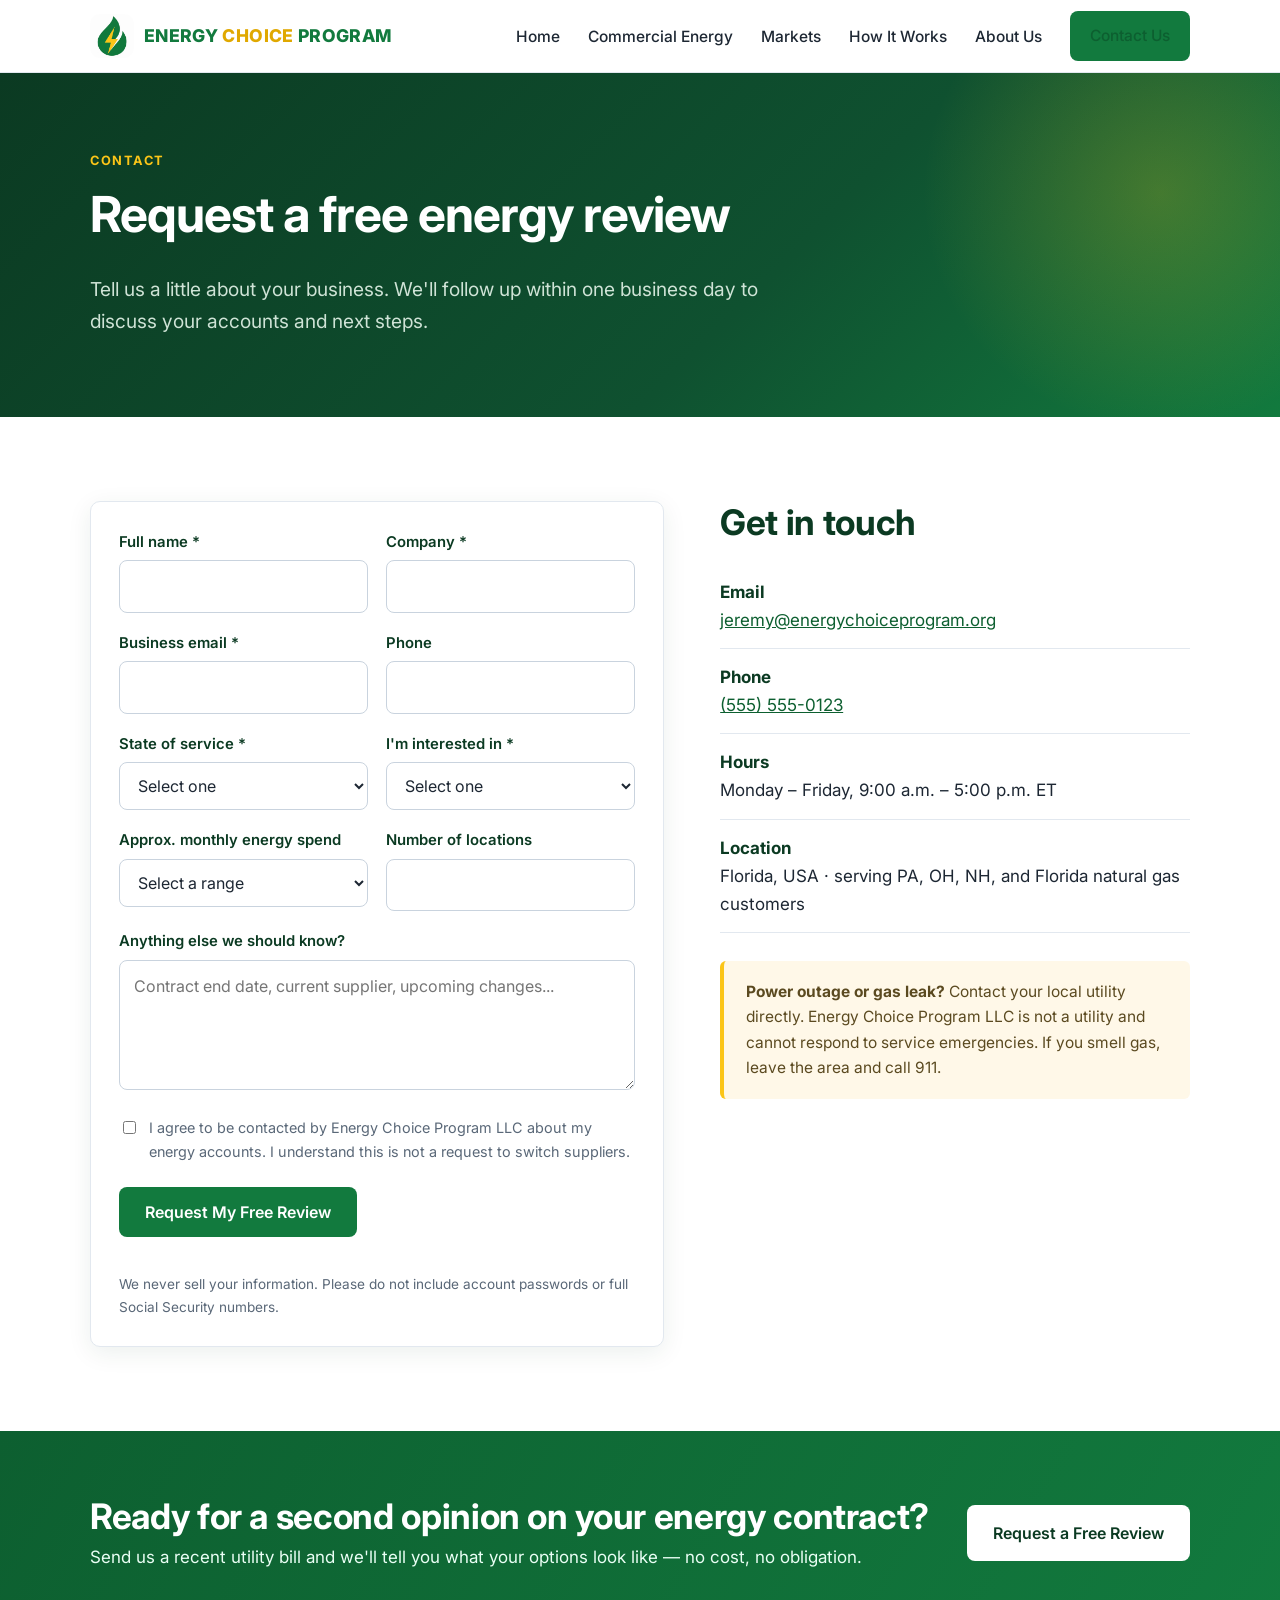
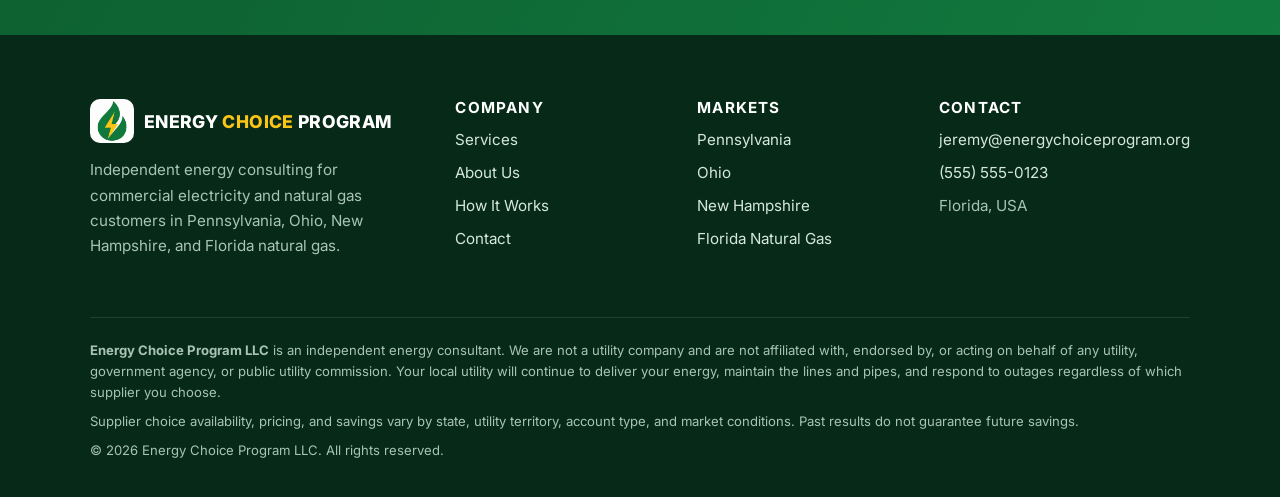
<file: contact.html>
<!doctype html>
<html lang="en">
<head>
<meta charset="utf-8">
<meta name="viewport" content="width=device-width, initial-scale=1">
<title>Contact Us | Energy Choice Program</title>
<meta name="description" content="Request a free, no-obligation commercial energy bill review from Energy Choice Program LLC.">
<link rel="canonical" href="https://www.energychoiceprogram.org/contact.html">
<meta property="og:type" content="website">
<meta property="og:site_name" content="Energy Choice Program">
<meta property="og:title" content="Contact Us | Energy Choice Program">
<meta property="og:description" content="Request a free, no-obligation commercial energy bill review from Energy Choice Program LLC.">
<meta property="og:url" content="https://www.energychoiceprogram.org/contact.html">
<meta property="og:image" content="https://www.energychoiceprogram.org/assets/img/og-image.png">
<meta name="twitter:card" content="summary_large_image">
<meta name="theme-color" content="#127a3e">
<link rel="icon" href="favicon.png" type="image/png">
<link rel="apple-touch-icon" href="apple-touch-icon.png">
<link rel="preconnect" href="https://fonts.googleapis.com">
<link rel="preconnect" href="https://fonts.gstatic.com" crossorigin>
<link href="https://fonts.googleapis.com/css2?family=Inter:wght@400;500;600;700;800&display=swap" rel="stylesheet">
<link rel="stylesheet" href="assets/css/styles.css">

</head>
<body>
<a class="skip-link" href="#main">Skip to content</a>
<header class="site-header">
  <nav class="container nav" aria-label="Main">
    <a class="brand" href="index.html" aria-label="Energy Choice Program home"><img src="assets/img/logo-mark.png" width="44" height="44" alt=""><span class="wordmark"><span class="wm-energy">Energy</span> <span class="wm-choice">Choice</span> <span class="wm-program">Program</span></span></a>
    <button class="nav-toggle" aria-expanded="false" aria-controls="nav-links" aria-label="Toggle menu"><span></span><span></span><span></span></button>
    <ul class="nav-links" id="nav-links"><li><a href="index.html">Home</a></li><li><a href="commercial-energy.html">Commercial Energy</a></li><li><a href="markets.html">Markets</a></li><li><a href="how-it-works.html">How It Works</a></li><li><a href="about.html">About Us</a></li><li><a class="btn btn-primary" href="contact.html" aria-current="page">Contact Us</a></li></ul>
  </nav>
</header>
<main id="main">

<section class="hero page-hero">
  <div class="container">
    <span class="eyebrow">Contact</span>
    <h1>Request a free energy review</h1>
    <p class="lead">Tell us a little about your business. We'll follow up within one business day to discuss your accounts and next steps.</p>
  </div>
</section>

<section class="section">
  <div class="container split" style="align-items:start">
    <form class="form card" id="contact-form" action="https://formspree.io/f/YOUR_FORM_ID" method="POST" data-fallback-email="jeremy@energychoiceprogram.org">
      <div class="form-row">
        <div><label for="name">Full name *</label><input id="name" name="name" autocomplete="name" required></div>
        <div><label for="company">Company *</label><input id="company" name="company" autocomplete="organization" required></div>
      </div>
      <div class="form-row">
        <div><label for="email">Business email *</label><input id="email" name="email" type="email" autocomplete="email" required></div>
        <div><label for="phone">Phone</label><input id="phone" name="phone" type="tel" autocomplete="tel"></div>
      </div>
      <div class="form-row">
        <div>
          <label for="state">State of service *</label>
          <select id="state" name="state" required>
            <option value="">Select one</option>
            <option>Pennsylvania</option>
            <option>Ohio</option>
            <option>New Hampshire</option>
            <option>Florida (natural gas)</option>
            <option>Multiple of the above</option>
            <option>Other</option>
          </select>
        </div>
        <div>
          <label for="service">I'm interested in *</label>
          <select id="service" name="service" required>
            <option value="">Select one</option>
            <option>Electricity</option>
            <option>Natural gas</option>
            <option>Electricity and natural gas</option>
            <option>Review of my current contract</option>
            <option>Not sure yet</option>
          </select>
        </div>
      </div>
      <div class="form-row">
        <div>
          <label for="spend">Approx. monthly energy spend</label>
          <select id="spend" name="monthly_spend">
            <option value="">Select a range</option>
            <option>Under $1,000</option>
            <option>$1,000 – $5,000</option>
            <option>$5,000 – $25,000</option>
            <option>Over $25,000</option>
          </select>
        </div>
        <div><label for="locations">Number of locations</label><input id="locations" name="locations" type="number" min="1" inputmode="numeric"></div>
      </div>
      <div><label for="message">Anything else we should know?</label><textarea id="message" name="message" placeholder="Contract end date, current supplier, upcoming changes..."></textarea></div>
      <input class="hp" type="text" name="_gotcha" tabindex="-1" autocomplete="off" aria-hidden="true">
      <label class="checkbox"><input type="checkbox" name="consent" value="yes" required> I agree to be contacted by Energy Choice Program LLC about my energy accounts. I understand this is not a request to switch suppliers.</label>
      <div><button class="btn btn-primary" type="submit">Request My Free Review</button></div>
      <p id="form-status" class="form-status" role="status" aria-live="polite"></p>
      <small>We never sell your information. Please do not include account passwords or full Social Security numbers.</small>
    </form>

    <div>
      <h2>Get in touch</h2>
      <ul class="contact-list">
        <li><strong>Email</strong><a href="mailto:jeremy@energychoiceprogram.org">jeremy@energychoiceprogram.org</a></li>
        <li><strong>Phone</strong><a href="tel:+15555550123">(555) 555-0123</a></li>
        <li><strong>Hours</strong>Monday – Friday, 9:00 a.m. – 5:00 p.m. ET</li>
        <li><strong>Location</strong>Florida, USA &middot; serving PA, OH, NH, and Florida natural gas customers</li>
      </ul>
      <div class="notice" style="margin-top:28px">
        <strong>Power outage or gas leak?</strong> Contact your local utility directly. Energy Choice Program LLC is not a utility and cannot respond to service emergencies. If you smell gas, leave the area and call 911.
      </div>
    </div>
  </div>
</section>

</main>
<section class="cta-band">
  <div class="container">
    <div>
      <h2>Ready for a second opinion on your energy contract?</h2>
      <p>Send us a recent utility bill and we'll tell you what your options look like — no cost, no obligation.</p>
    </div>
    <a class="btn btn-light" href="contact.html">Request a Free Review</a>
  </div>
</section>
<footer class="site-footer">
  <div class="container">
    <div class="footer-grid">
      <div>
        <a class="brand" href="index.html" aria-label="Energy Choice Program home"><img src="assets/img/logo-mark.png" width="44" height="44" alt=""><span class="wordmark"><span class="wm-energy">Energy</span> <span class="wm-choice">Choice</span> <span class="wm-program">Program</span></span></a>
        <p>Independent energy consulting for commercial electricity and natural gas customers in Pennsylvania, Ohio, New Hampshire, and Florida natural gas.</p>
      </div>
      <div>
        <h4>Company</h4>
        <ul>
          <li><a href="commercial-energy.html">Services</a></li>
          <li><a href="about.html">About Us</a></li>
          <li><a href="how-it-works.html">How It Works</a></li>
          <li><a href="contact.html">Contact</a></li>
        </ul>
      </div>
      <div>
        <h4>Markets</h4>
        <ul>
          <li><a href="markets.html#pennsylvania">Pennsylvania</a></li>
          <li><a href="markets.html#ohio">Ohio</a></li>
          <li><a href="markets.html#new-hampshire">New Hampshire</a></li>
          <li><a href="markets.html#florida">Florida Natural Gas</a></li>
        </ul>
      </div>
      <div>
        <h4>Contact</h4>
        <ul>
          <li><a href="mailto:jeremy@energychoiceprogram.org">jeremy@energychoiceprogram.org</a></li>
          <li><a href="tel:+15555550123">(555) 555-0123</a></li>
          <li>Florida, USA</li>
        </ul>
      </div>
    </div>
    <div class="footer-legal">
      <p><strong>Energy Choice Program LLC</strong> is an independent energy consultant. We are not a utility company and are not affiliated with, endorsed by, or acting on behalf of any utility, government agency, or public utility commission. Your local utility will continue to deliver your energy, maintain the lines and pipes, and respond to outages regardless of which supplier you choose.</p>
      <p>Supplier choice availability, pricing, and savings vary by state, utility territory, account type, and market conditions. Past results do not guarantee future savings.</p>
      <p>&copy; <span id="year">2026</span> Energy Choice Program LLC. All rights reserved.</p>
    </div>
  </div>
</footer>
<script src="assets/js/main.js" defer></script>
</body>
</html>
</file>
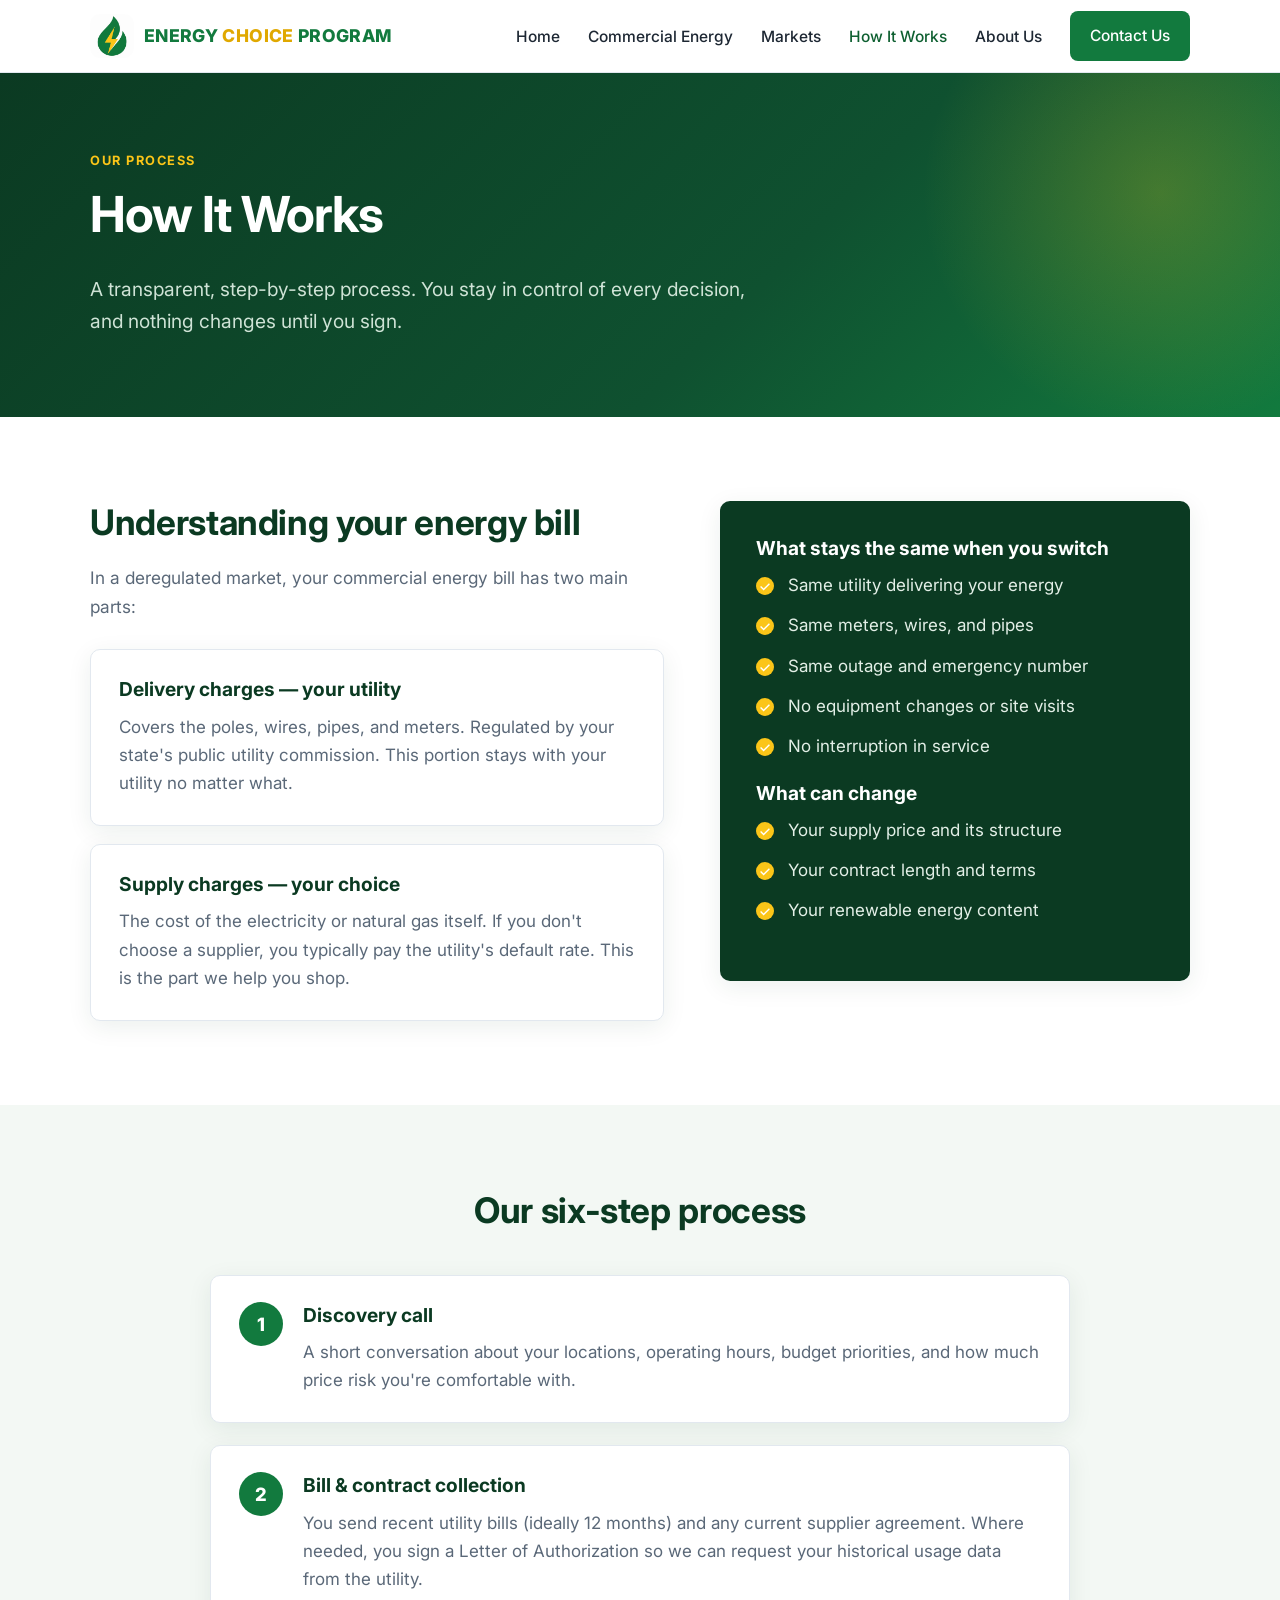
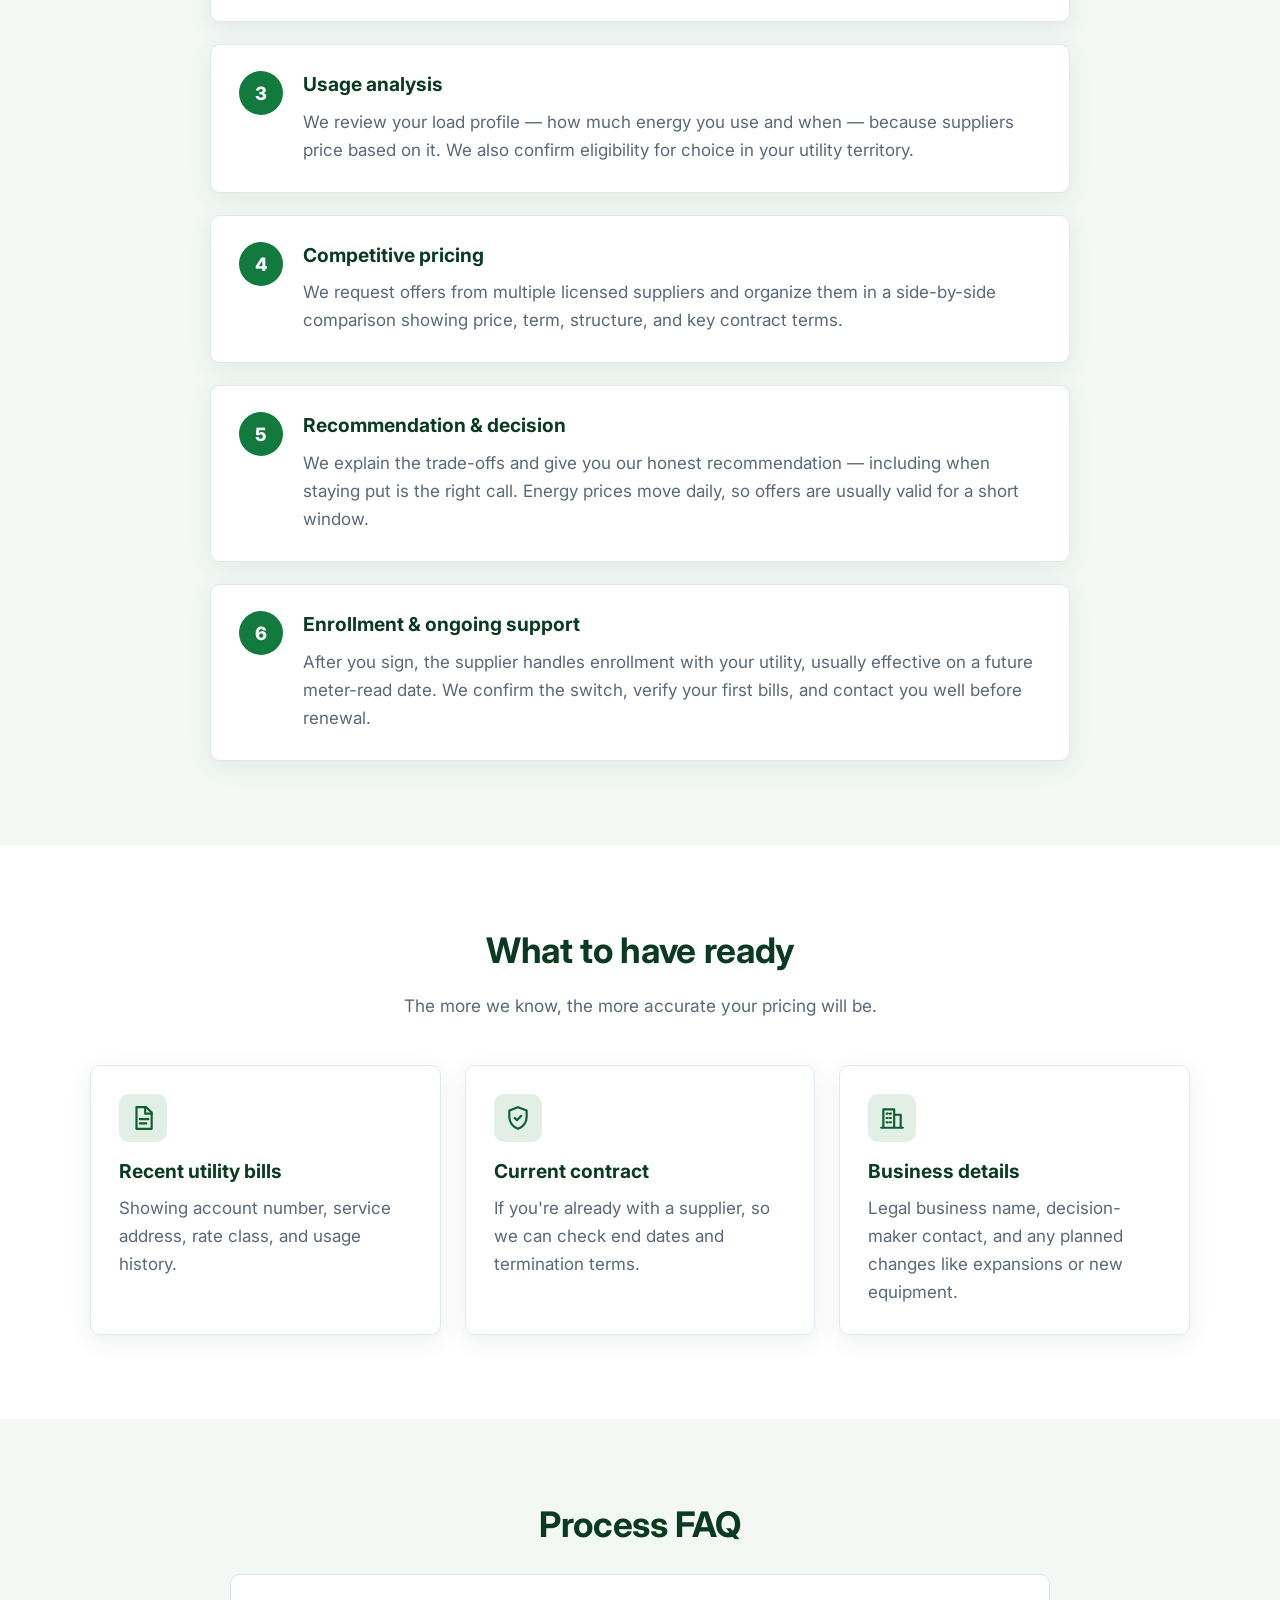
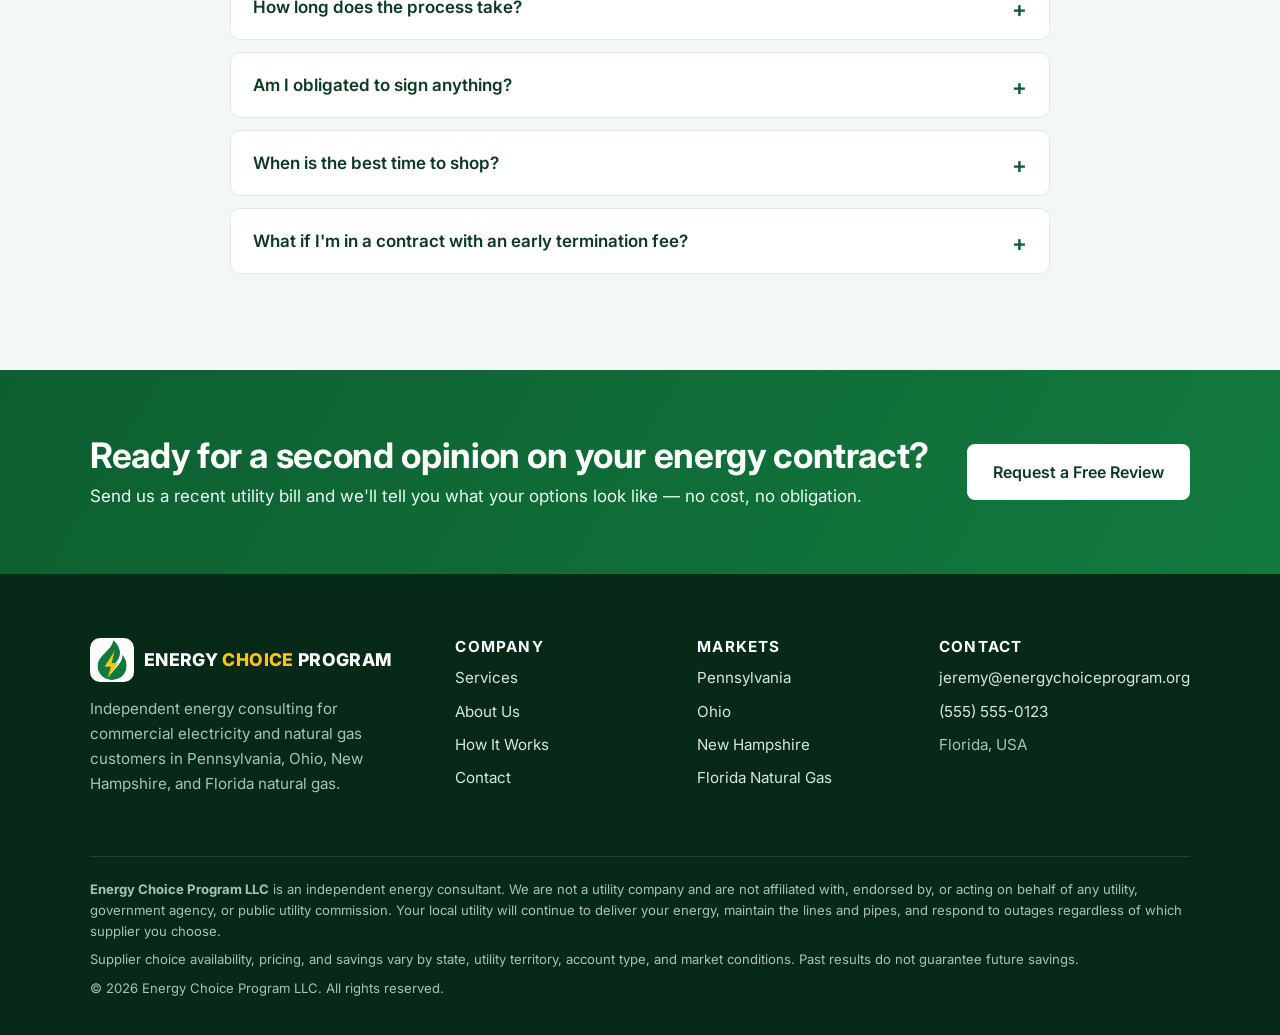
<file: how-it-works.html>
<!doctype html>
<html lang="en">
<head>
<meta charset="utf-8">
<meta name="viewport" content="width=device-width, initial-scale=1">
<title>How It Works | Energy Choice Program</title>
<meta name="description" content="How Energy Choice Program helps businesses compare commercial electricity and natural gas suppliers — from bill review to enrollment and renewal.">
<link rel="canonical" href="https://www.energychoiceprogram.org/how-it-works.html">
<meta property="og:type" content="website">
<meta property="og:site_name" content="Energy Choice Program">
<meta property="og:title" content="How It Works | Energy Choice Program">
<meta property="og:description" content="How Energy Choice Program helps businesses compare commercial electricity and natural gas suppliers — from bill review to enrollment and renewal.">
<meta property="og:url" content="https://www.energychoiceprogram.org/how-it-works.html">
<meta property="og:image" content="https://www.energychoiceprogram.org/assets/img/og-image.png">
<meta name="twitter:card" content="summary_large_image">
<meta name="theme-color" content="#127a3e">
<link rel="icon" href="favicon.png" type="image/png">
<link rel="apple-touch-icon" href="apple-touch-icon.png">
<link rel="preconnect" href="https://fonts.googleapis.com">
<link rel="preconnect" href="https://fonts.gstatic.com" crossorigin>
<link href="https://fonts.googleapis.com/css2?family=Inter:wght@400;500;600;700;800&display=swap" rel="stylesheet">
<link rel="stylesheet" href="assets/css/styles.css">

</head>
<body>
<a class="skip-link" href="#main">Skip to content</a>
<header class="site-header">
  <nav class="container nav" aria-label="Main">
    <a class="brand" href="index.html" aria-label="Energy Choice Program home"><img src="assets/img/logo-mark.png" width="44" height="44" alt=""><span class="wordmark"><span class="wm-energy">Energy</span> <span class="wm-choice">Choice</span> <span class="wm-program">Program</span></span></a>
    <button class="nav-toggle" aria-expanded="false" aria-controls="nav-links" aria-label="Toggle menu"><span></span><span></span><span></span></button>
    <ul class="nav-links" id="nav-links"><li><a href="index.html">Home</a></li><li><a href="commercial-energy.html">Commercial Energy</a></li><li><a href="markets.html">Markets</a></li><li><a href="how-it-works.html" aria-current="page">How It Works</a></li><li><a href="about.html">About Us</a></li><li><a class="btn btn-primary" href="contact.html">Contact Us</a></li></ul>
  </nav>
</header>
<main id="main">

<section class="hero page-hero">
  <div class="container">
    <span class="eyebrow">Our Process</span>
    <h1>How It Works</h1>
    <p class="lead">A transparent, step-by-step process. You stay in control of every decision, and nothing changes until you sign.</p>
  </div>
</section>

<section class="section">
  <div class="container split" style="align-items:start">
    <div>
      <div class="section-head" style="margin-bottom:28px">
        <h2>Understanding your energy bill</h2>
        <p>In a deregulated market, your commercial energy bill has two main parts:</p>
      </div>
      <div class="grid" style="gap:18px">
        <div class="card"><h3>Delivery charges &mdash; your utility</h3><p>Covers the poles, wires, pipes, and meters. Regulated by your state's public utility commission. This portion stays with your utility no matter what.</p></div>
        <div class="card"><h3>Supply charges &mdash; your choice</h3><p>The cost of the electricity or natural gas itself. If you don't choose a supplier, you typically pay the utility's default rate. This is the part we help you shop.</p></div>
      </div>
    </div>
    <div class="panel">
      <h3>What stays the same when you switch</h3>
      <ul class="checklist">
        <li>Same utility delivering your energy</li>
        <li>Same meters, wires, and pipes</li>
        <li>Same outage and emergency number</li>
        <li>No equipment changes or site visits</li>
        <li>No interruption in service</li>
      </ul>
      <h3 style="margin-top:22px">What can change</h3>
      <ul class="checklist">
        <li>Your supply price and its structure</li>
        <li>Your contract length and terms</li>
        <li>Your renewable energy content</li>
      </ul>
    </div>
  </div>
</section>

<section class="section section-soft">
  <div class="container">
    <div class="section-head center">
      <h2>Our six-step process</h2>
    </div>
    <div class="steps" style="max-width:860px;margin:0 auto">
      <div class="step"><h3>Discovery call</h3><p>A short conversation about your locations, operating hours, budget priorities, and how much price risk you're comfortable with.</p></div>
      <div class="step"><h3>Bill &amp; contract collection</h3><p>You send recent utility bills (ideally 12 months) and any current supplier agreement. Where needed, you sign a Letter of Authorization so we can request your historical usage data from the utility.</p></div>
      <div class="step"><h3>Usage analysis</h3><p>We review your load profile — how much energy you use and when — because suppliers price based on it. We also confirm eligibility for choice in your utility territory.</p></div>
      <div class="step"><h3>Competitive pricing</h3><p>We request offers from multiple licensed suppliers and organize them in a side-by-side comparison showing price, term, structure, and key contract terms.</p></div>
      <div class="step"><h3>Recommendation &amp; decision</h3><p>We explain the trade-offs and give you our honest recommendation — including when staying put is the right call. Energy prices move daily, so offers are usually valid for a short window.</p></div>
      <div class="step"><h3>Enrollment &amp; ongoing support</h3><p>After you sign, the supplier handles enrollment with your utility, usually effective on a future meter-read date. We confirm the switch, verify your first bills, and contact you well before renewal.</p></div>
    </div>
  </div>
</section>

<section class="section">
  <div class="container">
    <div class="section-head center">
      <h2>What to have ready</h2>
      <p>The more we know, the more accurate your pricing will be.</p>
    </div>
    <div class="grid grid-3">
      <div class="card"><div class="icon"><svg viewBox="0 0 24 24" fill="none" stroke="currentColor" stroke-width="2" stroke-linecap="round" stroke-linejoin="round"><path d="M6 2h9l5 5v15H6z"/><path d="M14 2v6h6M9 13h8M9 17h6"/></svg></div><h3>Recent utility bills</h3><p>Showing account number, service address, rate class, and usage history.</p></div>
      <div class="card"><div class="icon"><svg viewBox="0 0 24 24" fill="none" stroke="currentColor" stroke-width="2" stroke-linecap="round" stroke-linejoin="round"><path d="M12 2 4 5v6c0 5 3.5 9.5 8 11 4.5-1.5 8-6 8-11V5z"/><path d="m9 12 2 2 4-4"/></svg></div><h3>Current contract</h3><p>If you're already with a supplier, so we can check end dates and termination terms.</p></div>
      <div class="card"><div class="icon"><svg viewBox="0 0 24 24" fill="none" stroke="currentColor" stroke-width="2" stroke-linecap="round" stroke-linejoin="round"><path d="M4 21V4h10v17M14 9h6v12M2 21h20M7 8h1M10 8h1M7 12h1M10 12h1M7 16h1M10 16h1"/></svg></div><h3>Business details</h3><p>Legal business name, decision-maker contact, and any planned changes like expansions or new equipment.</p></div>
    </div>
  </div>
</section>

<section class="section section-soft">
  <div class="container">
    <div class="faq" style="max-width:820px;margin:0 auto">
      <h2 style="text-align:center;margin-bottom:28px">Process FAQ</h2>
      <details><summary>How long does the process take?</summary><p>A bill review usually takes a few business days once we have your bills. Larger or multi-site accounts that require historical interval data can take longer.</p></details>
      <details><summary>Am I obligated to sign anything?</summary><p>No. The review and comparison are free and carry no obligation. A Letter of Authorization only lets us request usage data on your behalf — it does not switch your supplier.</p></details>
      <details><summary>When is the best time to shop?</summary><p>Ideally 6 to 12 months before your current contract expires. That gives you time to watch the market and avoid rolling onto a holdover or default rate.</p></details>
      <details><summary>What if I'm in a contract with an early termination fee?</summary><p>We'll review the fee and, in many cases, can help you secure a future-start agreement that begins the day your current contract ends.</p></details>
    </div>
  </div>
</section>

</main>
<section class="cta-band">
  <div class="container">
    <div>
      <h2>Ready for a second opinion on your energy contract?</h2>
      <p>Send us a recent utility bill and we'll tell you what your options look like — no cost, no obligation.</p>
    </div>
    <a class="btn btn-light" href="contact.html">Request a Free Review</a>
  </div>
</section>
<footer class="site-footer">
  <div class="container">
    <div class="footer-grid">
      <div>
        <a class="brand" href="index.html" aria-label="Energy Choice Program home"><img src="assets/img/logo-mark.png" width="44" height="44" alt=""><span class="wordmark"><span class="wm-energy">Energy</span> <span class="wm-choice">Choice</span> <span class="wm-program">Program</span></span></a>
        <p>Independent energy consulting for commercial electricity and natural gas customers in Pennsylvania, Ohio, New Hampshire, and Florida natural gas.</p>
      </div>
      <div>
        <h4>Company</h4>
        <ul>
          <li><a href="commercial-energy.html">Services</a></li>
          <li><a href="about.html">About Us</a></li>
          <li><a href="how-it-works.html">How It Works</a></li>
          <li><a href="contact.html">Contact</a></li>
        </ul>
      </div>
      <div>
        <h4>Markets</h4>
        <ul>
          <li><a href="markets.html#pennsylvania">Pennsylvania</a></li>
          <li><a href="markets.html#ohio">Ohio</a></li>
          <li><a href="markets.html#new-hampshire">New Hampshire</a></li>
          <li><a href="markets.html#florida">Florida Natural Gas</a></li>
        </ul>
      </div>
      <div>
        <h4>Contact</h4>
        <ul>
          <li><a href="mailto:jeremy@energychoiceprogram.org">jeremy@energychoiceprogram.org</a></li>
          <li><a href="tel:+15555550123">(555) 555-0123</a></li>
          <li>Florida, USA</li>
        </ul>
      </div>
    </div>
    <div class="footer-legal">
      <p><strong>Energy Choice Program LLC</strong> is an independent energy consultant. We are not a utility company and are not affiliated with, endorsed by, or acting on behalf of any utility, government agency, or public utility commission. Your local utility will continue to deliver your energy, maintain the lines and pipes, and respond to outages regardless of which supplier you choose.</p>
      <p>Supplier choice availability, pricing, and savings vary by state, utility territory, account type, and market conditions. Past results do not guarantee future savings.</p>
      <p>&copy; <span id="year">2026</span> Energy Choice Program LLC. All rights reserved.</p>
    </div>
  </div>
</footer>
<script src="assets/js/main.js" defer></script>
</body>
</html>
</file>
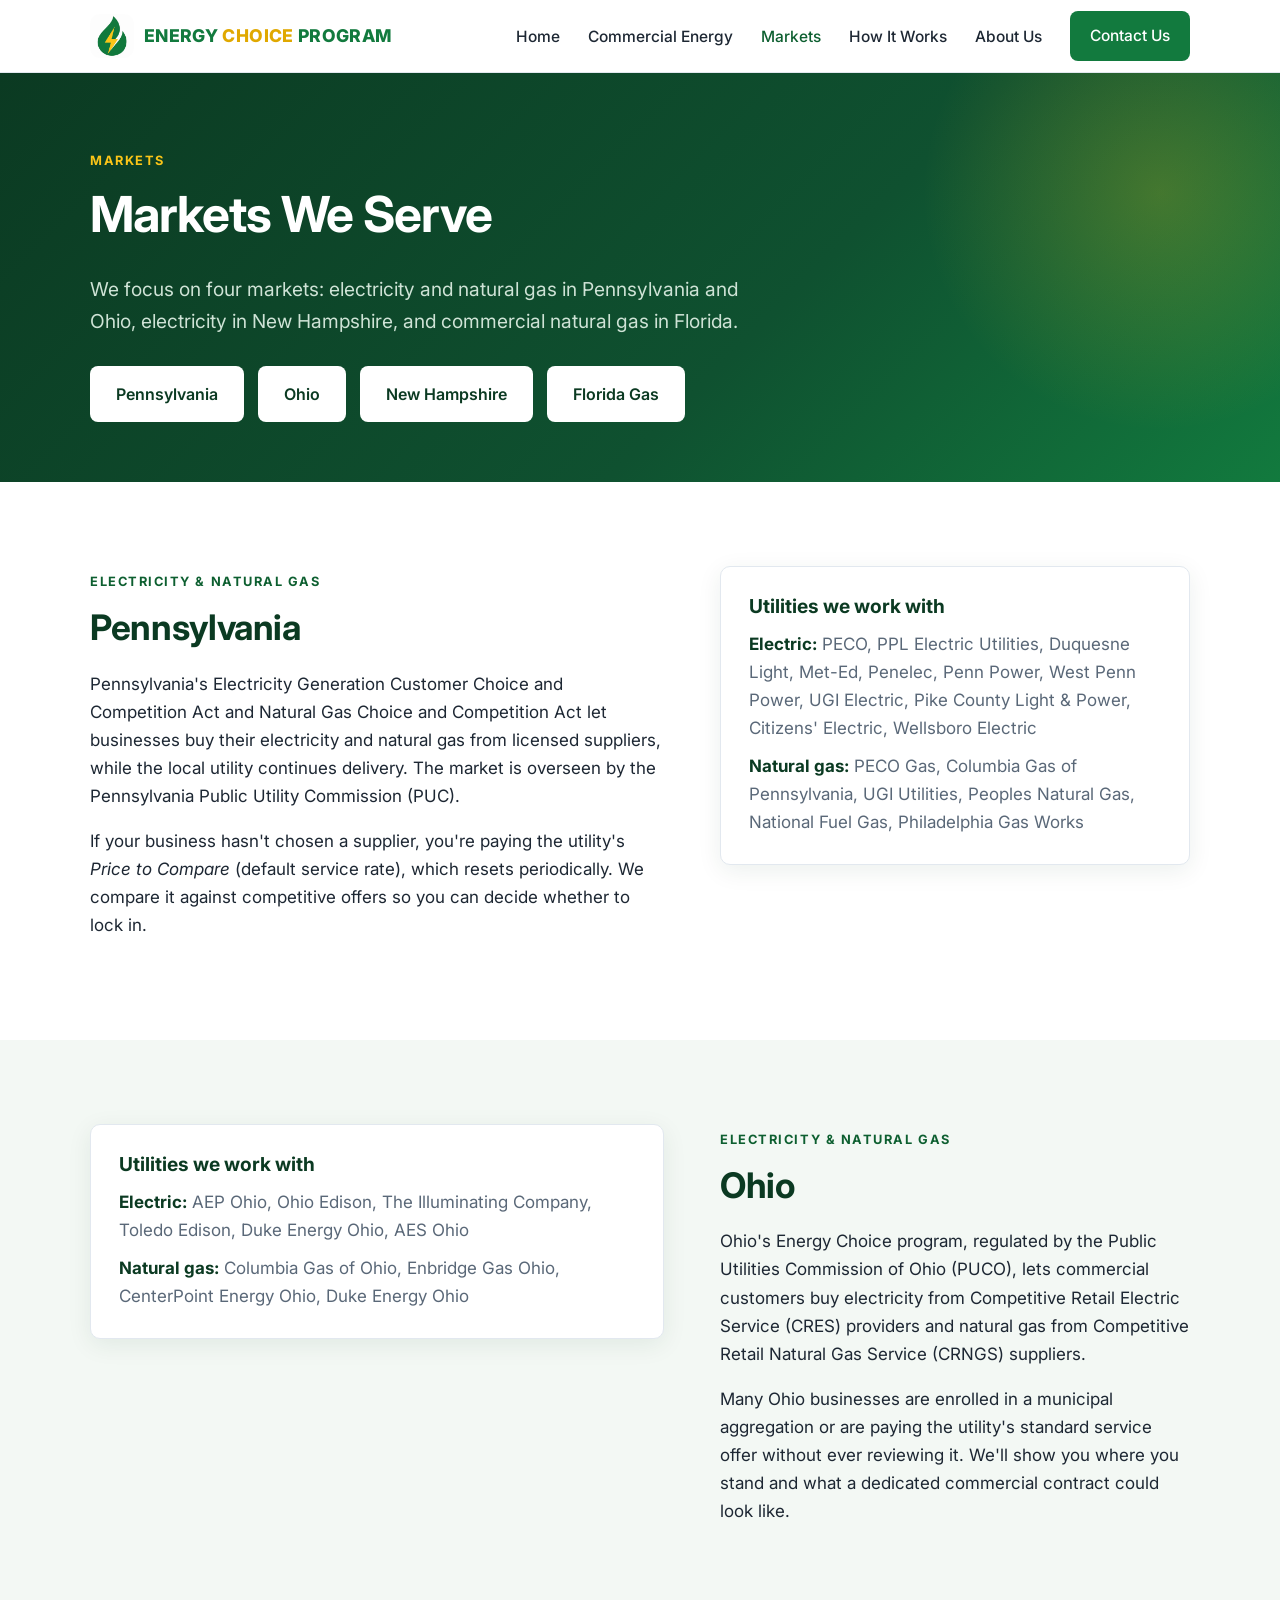
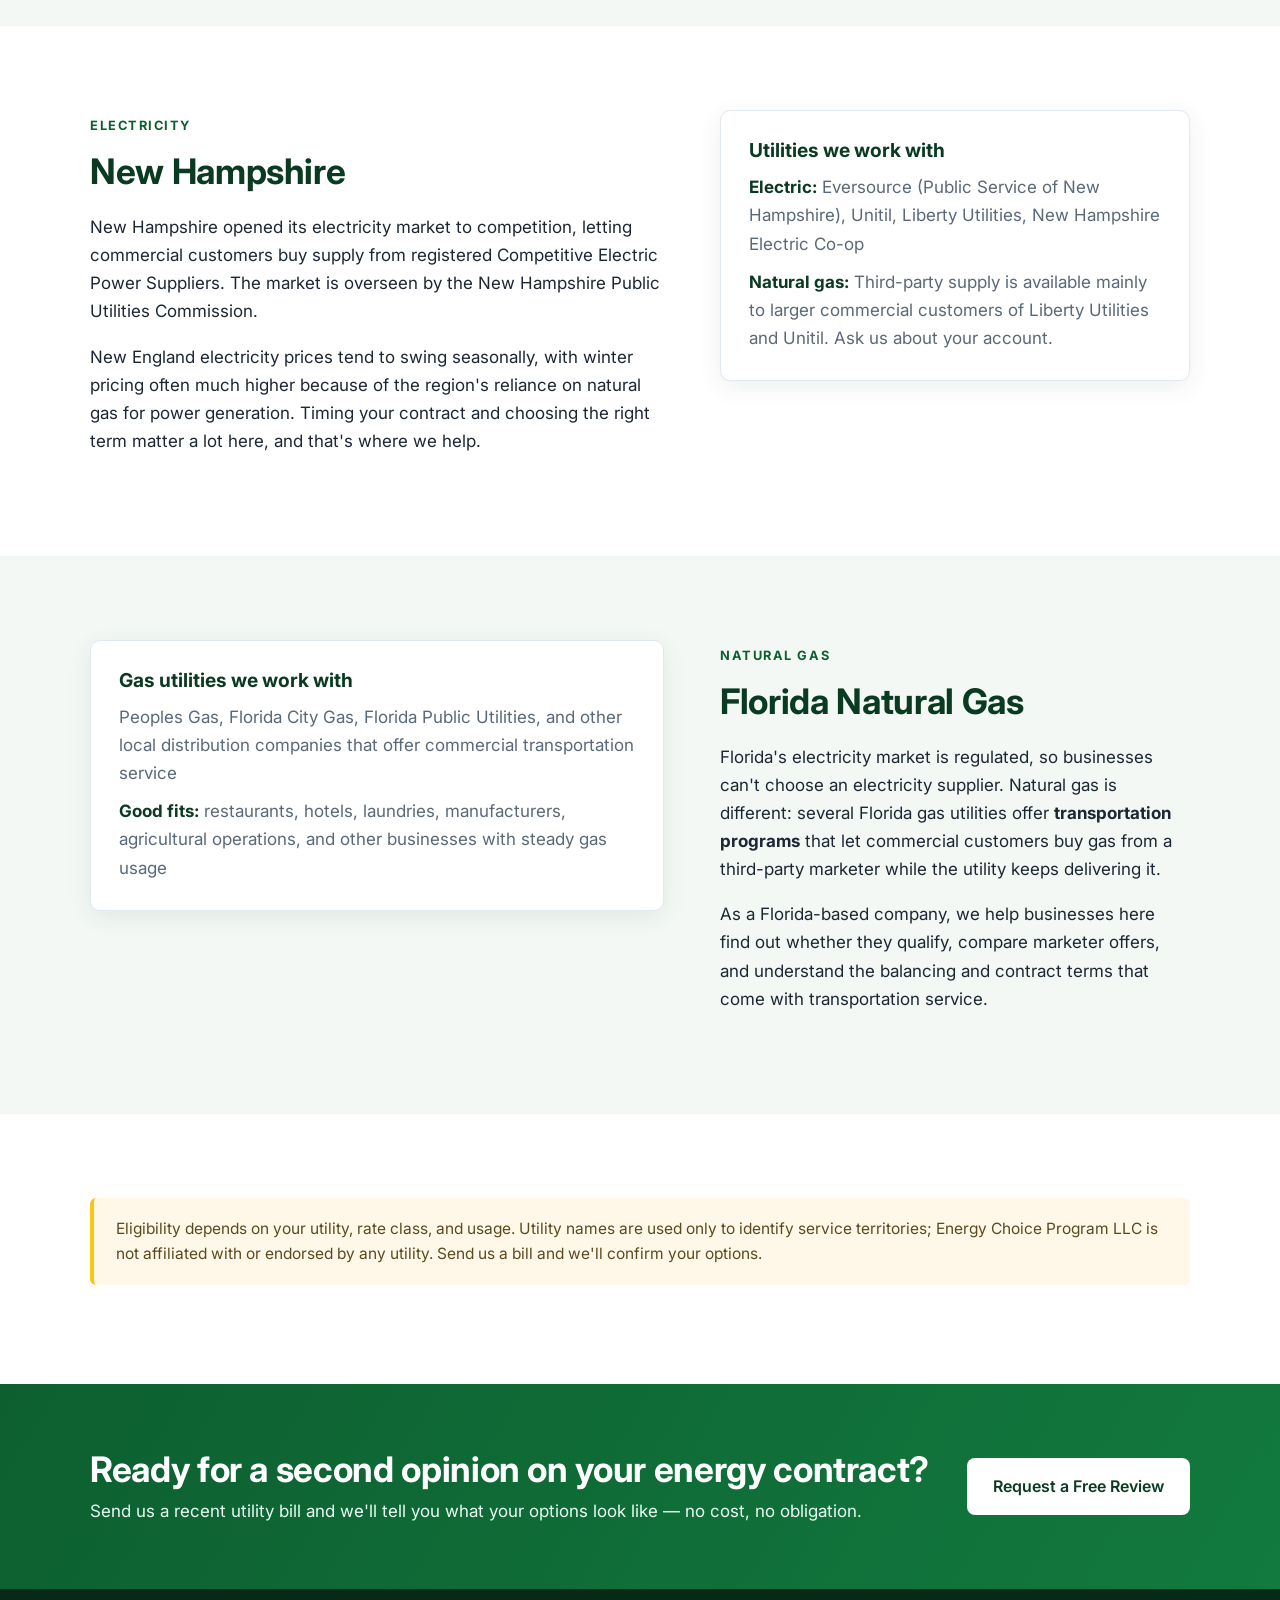
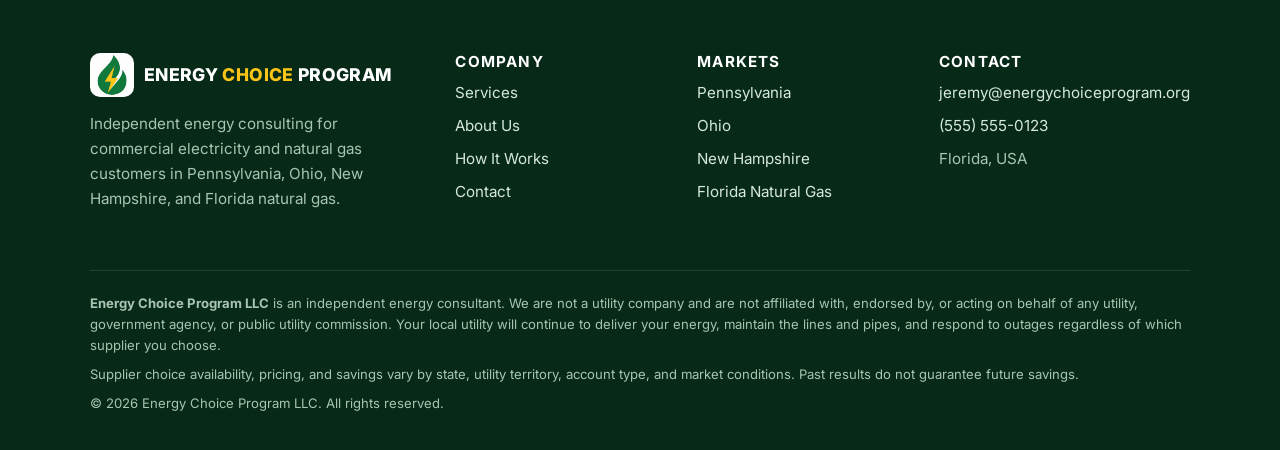
<file: markets.html>
<!doctype html>
<html lang="en">
<head>
<meta charset="utf-8">
<meta name="viewport" content="width=device-width, initial-scale=1">
<title>Markets We Serve: PA, OH, NH & Florida Gas | Energy Choice Program</title>
<meta name="description" content="Commercial energy consulting in Pennsylvania and Ohio (electricity and natural gas), New Hampshire (electricity), and Florida (natural gas transportation).">
<link rel="canonical" href="https://www.energychoiceprogram.org/markets.html">
<meta property="og:type" content="website">
<meta property="og:site_name" content="Energy Choice Program">
<meta property="og:title" content="Markets We Serve: PA, OH, NH & Florida Gas | Energy Choice Program">
<meta property="og:description" content="Commercial energy consulting in Pennsylvania and Ohio (electricity and natural gas), New Hampshire (electricity), and Florida (natural gas transportation).">
<meta property="og:url" content="https://www.energychoiceprogram.org/markets.html">
<meta property="og:image" content="https://www.energychoiceprogram.org/assets/img/og-image.png">
<meta name="twitter:card" content="summary_large_image">
<meta name="theme-color" content="#127a3e">
<link rel="icon" href="favicon.png" type="image/png">
<link rel="apple-touch-icon" href="apple-touch-icon.png">
<link rel="preconnect" href="https://fonts.googleapis.com">
<link rel="preconnect" href="https://fonts.gstatic.com" crossorigin>
<link href="https://fonts.googleapis.com/css2?family=Inter:wght@400;500;600;700;800&display=swap" rel="stylesheet">
<link rel="stylesheet" href="assets/css/styles.css">

</head>
<body>
<a class="skip-link" href="#main">Skip to content</a>
<header class="site-header">
  <nav class="container nav" aria-label="Main">
    <a class="brand" href="index.html" aria-label="Energy Choice Program home"><img src="assets/img/logo-mark.png" width="44" height="44" alt=""><span class="wordmark"><span class="wm-energy">Energy</span> <span class="wm-choice">Choice</span> <span class="wm-program">Program</span></span></a>
    <button class="nav-toggle" aria-expanded="false" aria-controls="nav-links" aria-label="Toggle menu"><span></span><span></span><span></span></button>
    <ul class="nav-links" id="nav-links"><li><a href="index.html">Home</a></li><li><a href="commercial-energy.html">Commercial Energy</a></li><li><a href="markets.html" aria-current="page">Markets</a></li><li><a href="how-it-works.html">How It Works</a></li><li><a href="about.html">About Us</a></li><li><a class="btn btn-primary" href="contact.html">Contact Us</a></li></ul>
  </nav>
</header>
<main id="main">

<section class="hero page-hero">
  <div class="container">
    <span class="eyebrow">Markets</span>
    <h1>Markets We Serve</h1>
    <p class="lead">We focus on four markets: electricity and natural gas in Pennsylvania and Ohio, electricity in New Hampshire, and commercial natural gas in Florida.</p>
    <div class="actions">
      <a class="btn btn-light" href="#pennsylvania">Pennsylvania</a>
      <a class="btn btn-light" href="#ohio">Ohio</a>
      <a class="btn btn-light" href="#new-hampshire">New Hampshire</a>
      <a class="btn btn-light" href="#florida">Florida Gas</a>
    </div>
  </div>
</section>

<section class="section" id="pennsylvania">
  <div class="container split" style="align-items:start">
    <div>
      <span class="eyebrow eyebrow-dark">Electricity &amp; Natural Gas</span>
      <h2>Pennsylvania</h2>
      <p>Pennsylvania's Electricity Generation Customer Choice and Competition Act and Natural Gas Choice and Competition Act let businesses buy their electricity and natural gas from licensed suppliers, while the local utility continues delivery. The market is overseen by the Pennsylvania Public Utility Commission (PUC).</p>
      <p>If your business hasn't chosen a supplier, you're paying the utility's <em>Price to Compare</em> (default service rate), which resets periodically. We compare it against competitive offers so you can decide whether to lock in.</p>
    </div>
    <div class="card">
      <h3>Utilities we work with</h3>
      <p style="margin-bottom:10px"><strong style="color:var(--navy)">Electric:</strong> PECO, PPL Electric Utilities, Duquesne Light, Met-Ed, Penelec, Penn Power, West Penn Power, UGI Electric, Pike County Light &amp; Power, Citizens' Electric, Wellsboro Electric</p>
      <p><strong style="color:var(--navy)">Natural gas:</strong> PECO Gas, Columbia Gas of Pennsylvania, UGI Utilities, Peoples Natural Gas, National Fuel Gas, Philadelphia Gas Works</p>
    </div>
  </div>
</section>

<section class="section section-soft" id="ohio">
  <div class="container split" style="align-items:start">
    <div class="card">
      <h3>Utilities we work with</h3>
      <p style="margin-bottom:10px"><strong style="color:var(--navy)">Electric:</strong> AEP Ohio, Ohio Edison, The Illuminating Company, Toledo Edison, Duke Energy Ohio, AES Ohio</p>
      <p><strong style="color:var(--navy)">Natural gas:</strong> Columbia Gas of Ohio, Enbridge Gas Ohio, CenterPoint Energy Ohio, Duke Energy Ohio</p>
    </div>
    <div>
      <span class="eyebrow eyebrow-dark">Electricity &amp; Natural Gas</span>
      <h2>Ohio</h2>
      <p>Ohio's Energy Choice program, regulated by the Public Utilities Commission of Ohio (PUCO), lets commercial customers buy electricity from Competitive Retail Electric Service (CRES) providers and natural gas from Competitive Retail Natural Gas Service (CRNGS) suppliers.</p>
      <p>Many Ohio businesses are enrolled in a municipal aggregation or are paying the utility's standard service offer without ever reviewing it. We'll show you where you stand and what a dedicated commercial contract could look like.</p>
    </div>
  </div>
</section>

<section class="section" id="new-hampshire">
  <div class="container split" style="align-items:start">
    <div>
      <span class="eyebrow eyebrow-dark">Electricity</span>
      <h2>New Hampshire</h2>
      <p>New Hampshire opened its electricity market to competition, letting commercial customers buy supply from registered Competitive Electric Power Suppliers. The market is overseen by the New Hampshire Public Utilities Commission.</p>
      <p>New England electricity prices tend to swing seasonally, with winter pricing often much higher because of the region's reliance on natural gas for power generation. Timing your contract and choosing the right term matter a lot here, and that's where we help.</p>
    </div>
    <div class="card">
      <h3>Utilities we work with</h3>
      <p style="margin-bottom:10px"><strong style="color:var(--navy)">Electric:</strong> Eversource (Public Service of New Hampshire), Unitil, Liberty Utilities, New Hampshire Electric Co-op</p>
      <p><strong style="color:var(--navy)">Natural gas:</strong> Third-party supply is available mainly to larger commercial customers of Liberty Utilities and Unitil. Ask us about your account.</p>
    </div>
  </div>
</section>

<section class="section section-soft" id="florida">
  <div class="container split" style="align-items:start">
    <div class="card">
      <h3>Gas utilities we work with</h3>
      <p style="margin-bottom:10px">Peoples Gas, Florida City Gas, Florida Public Utilities, and other local distribution companies that offer commercial transportation service</p>
      <p><strong style="color:var(--navy)">Good fits:</strong> restaurants, hotels, laundries, manufacturers, agricultural operations, and other businesses with steady gas usage</p>
    </div>
    <div>
      <span class="eyebrow eyebrow-dark">Natural Gas</span>
      <h2>Florida Natural Gas</h2>
      <p>Florida's electricity market is regulated, so businesses can't choose an electricity supplier. Natural gas is different: several Florida gas utilities offer <strong>transportation programs</strong> that let commercial customers buy gas from a third-party marketer while the utility keeps delivering it.</p>
      <p>As a Florida-based company, we help businesses here find out whether they qualify, compare marketer offers, and understand the balancing and contract terms that come with transportation service.</p>
    </div>
  </div>
</section>

<section class="section">
  <div class="container">
    <p class="notice">Eligibility depends on your utility, rate class, and usage. Utility names are used only to identify service territories; Energy Choice Program LLC is not affiliated with or endorsed by any utility. Send us a bill and we'll confirm your options.</p>
  </div>
</section>

</main>
<section class="cta-band">
  <div class="container">
    <div>
      <h2>Ready for a second opinion on your energy contract?</h2>
      <p>Send us a recent utility bill and we'll tell you what your options look like — no cost, no obligation.</p>
    </div>
    <a class="btn btn-light" href="contact.html">Request a Free Review</a>
  </div>
</section>
<footer class="site-footer">
  <div class="container">
    <div class="footer-grid">
      <div>
        <a class="brand" href="index.html" aria-label="Energy Choice Program home"><img src="assets/img/logo-mark.png" width="44" height="44" alt=""><span class="wordmark"><span class="wm-energy">Energy</span> <span class="wm-choice">Choice</span> <span class="wm-program">Program</span></span></a>
        <p>Independent energy consulting for commercial electricity and natural gas customers in Pennsylvania, Ohio, New Hampshire, and Florida natural gas.</p>
      </div>
      <div>
        <h4>Company</h4>
        <ul>
          <li><a href="commercial-energy.html">Services</a></li>
          <li><a href="about.html">About Us</a></li>
          <li><a href="how-it-works.html">How It Works</a></li>
          <li><a href="contact.html">Contact</a></li>
        </ul>
      </div>
      <div>
        <h4>Markets</h4>
        <ul>
          <li><a href="markets.html#pennsylvania">Pennsylvania</a></li>
          <li><a href="markets.html#ohio">Ohio</a></li>
          <li><a href="markets.html#new-hampshire">New Hampshire</a></li>
          <li><a href="markets.html#florida">Florida Natural Gas</a></li>
        </ul>
      </div>
      <div>
        <h4>Contact</h4>
        <ul>
          <li><a href="mailto:jeremy@energychoiceprogram.org">jeremy@energychoiceprogram.org</a></li>
          <li><a href="tel:+15555550123">(555) 555-0123</a></li>
          <li>Florida, USA</li>
        </ul>
      </div>
    </div>
    <div class="footer-legal">
      <p><strong>Energy Choice Program LLC</strong> is an independent energy consultant. We are not a utility company and are not affiliated with, endorsed by, or acting on behalf of any utility, government agency, or public utility commission. Your local utility will continue to deliver your energy, maintain the lines and pipes, and respond to outages regardless of which supplier you choose.</p>
      <p>Supplier choice availability, pricing, and savings vary by state, utility territory, account type, and market conditions. Past results do not guarantee future savings.</p>
      <p>&copy; <span id="year">2026</span> Energy Choice Program LLC. All rights reserved.</p>
    </div>
  </div>
</footer>
<script src="assets/js/main.js" defer></script>
</body>
</html>
</file>
<file: assets/css/styles.css>
/* Energy Choice Program — site styles */
:root {
  --navy: #0b3a22;
  --navy-2: #0f5130;
  --green: #127a3e;
  --green-dark: #0d5f30;
  --amber: #fbc518;
  --ink: #1d2733;
  --muted: #5a6878;
  --line: #e2e8ef;
  --bg: #ffffff;
  --bg-soft: #f3f8f4;
  --radius: 10px;
  --shadow: 0 6px 24px rgba(11, 58, 34, 0.08);
  --max: 1140px;
  --font: "Inter", system-ui, -apple-system, "Segoe UI", Roboto, Helvetica, Arial, sans-serif;
}

*, *::before, *::after { box-sizing: border-box; }
html { scroll-behavior: smooth; }
body {
  margin: 0;
  font-family: var(--font);
  font-size: 17px;
  line-height: 1.65;
  color: var(--ink);
  background: var(--bg);
  -webkit-font-smoothing: antialiased;
}
img, svg { max-width: 100%; display: block; }
a { color: var(--green-dark); }
a:hover { color: var(--navy); }
h1, h2, h3, h4 { color: var(--navy); line-height: 1.2; margin: 0 0 0.6em; }
h1 { font-size: clamp(2rem, 4.5vw, 3.1rem); letter-spacing: -0.02em; }
h2 { font-size: clamp(1.6rem, 3vw, 2.2rem); letter-spacing: -0.01em; }
h3 { font-size: 1.2rem; }
p { margin: 0 0 1em; }
.container { width: 100%; max-width: var(--max); margin: 0 auto; padding: 0 20px; }
.skip-link { position: absolute; left: -999px; top: 0; background: var(--navy); color: #fff; padding: 10px 16px; z-index: 100; }
.skip-link:focus { left: 10px; top: 10px; }

/* Header */
.site-header { position: sticky; top: 0; z-index: 50; background: rgba(255,255,255,0.97); border-bottom: 1px solid var(--line); backdrop-filter: blur(6px); }
.nav { display: flex; align-items: center; justify-content: space-between; height: 72px; }
.brand { display: flex; align-items: center; gap: 10px; text-decoration: none; color: var(--navy); font-weight: 800; font-size: 1.1rem; letter-spacing: -0.01em; }
.brand img { width: 44px; height: 44px; border-radius: 10px; background: #fff; }
.wordmark { text-transform: uppercase; font-weight: 800; letter-spacing: 0.02em; line-height: 1.1; }
.wm-energy, .wm-program { color: var(--green); }
.wm-choice { color: #e0a800; }
.site-footer .wm-energy, .site-footer .wm-program { color: #fff; }
.site-footer .wm-choice { color: var(--amber); }
.about-logo { width: 180px; height: auto; border-radius: 12px; background: #fff; padding: 10px; margin-bottom: 22px; }
.nav-links { display: flex; align-items: center; gap: 28px; list-style: none; margin: 0; padding: 0; }
.nav-links a { text-decoration: none; color: var(--ink); font-weight: 500; font-size: 0.97rem; }
.nav-links a:hover, .nav-links a[aria-current="page"] { color: var(--green-dark); }
.nav-toggle { display: none; background: none; border: 1px solid var(--line); border-radius: 8px; padding: 8px 10px; cursor: pointer; }
.nav-toggle span { display: block; width: 22px; height: 2px; background: var(--navy); margin: 4px 0; }

/* Buttons */
.btn { display: inline-block; padding: 13px 24px; border-radius: 8px; font-weight: 600; text-decoration: none; border: 2px solid transparent; cursor: pointer; font-size: 1rem; font-family: inherit; transition: background .15s, color .15s, border-color .15s; }
.btn-primary { background: var(--green); color: #fff; }
.btn-primary:hover { background: var(--green-dark); color: #fff; }
.btn-outline { border-color: currentColor; color: var(--navy); background: transparent; }
.btn-outline:hover { background: var(--navy); color: #fff; border-color: var(--navy); }
.btn-light { background: #fff; color: var(--navy); }
.btn-light:hover { background: var(--amber); color: var(--navy); }
.nav-links .btn { color: #fff; padding: 10px 18px; }

/* Hero */
.hero { background: linear-gradient(135deg, var(--navy) 0%, var(--navy-2) 60%, #127a3e 100%); color: #e3efe7; padding: 96px 0 88px; position: relative; overflow: hidden; }
.hero::after { content: ""; position: absolute; right: -120px; top: -120px; width: 480px; height: 480px; border-radius: 50%; background: radial-gradient(circle, rgba(251,197,24,0.22), transparent 70%); }
.hero h1 { color: #fff; max-width: 760px; }
.hero .lead { font-size: 1.2rem; max-width: 680px; color: #cfe3d6; }
.hero .actions { display: flex; flex-wrap: wrap; gap: 14px; margin-top: 28px; }
.hero .btn-outline { color: #fff; }
.hero .btn-outline:hover { background: #fff; color: var(--navy); border-color: #fff; }
.eyebrow { display: inline-block; font-size: 0.8rem; font-weight: 700; letter-spacing: 0.12em; text-transform: uppercase; color: var(--amber); margin-bottom: 14px; }
.page-hero { padding: 72px 0 60px; }

/* Sections */
.section { padding: 84px 0; }
.section-soft { background: var(--bg-soft); }
.section-head { max-width: 720px; margin-bottom: 44px; }
.section-head.center { text-align: center; margin-left: auto; margin-right: auto; }
.section-head p { color: var(--muted); font-size: 1.08rem; }
.eyebrow-dark { color: var(--green-dark); }

.grid { display: grid; gap: 24px; }
.grid-2 { grid-template-columns: repeat(2, 1fr); }
.grid-3 { grid-template-columns: repeat(3, 1fr); }
.grid-4 { grid-template-columns: repeat(4, 1fr); }

.card { background: #fff; border: 1px solid var(--line); border-radius: var(--radius); padding: 28px; box-shadow: var(--shadow); }
.card p { color: var(--muted); margin-bottom: 0; }
.icon { width: 48px; height: 48px; border-radius: 10px; background: rgba(18,122,62,0.12); color: var(--green-dark); display: grid; place-items: center; margin-bottom: 18px; }
.icon svg { width: 26px; height: 26px; }

.split { display: grid; grid-template-columns: 1.1fr 0.9fr; gap: 56px; align-items: center; }
.checklist { list-style: none; padding: 0; margin: 0 0 1.2em; }
.checklist li { position: relative; padding-left: 32px; margin-bottom: 12px; }
.checklist li::before { content: ""; position: absolute; left: 0; top: 6px; width: 18px; height: 18px; border-radius: 50%; background: var(--green) url("data:image/svg+xml,%3Csvg xmlns='http://www.w3.org/2000/svg' viewBox='0 0 20 20' fill='white'%3E%3Cpath d='M8 13.6 4.4 10l-1.4 1.4L8 16.4l9-9-1.4-1.4z'/%3E%3C/svg%3E") center/14px no-repeat; }

.panel { background: var(--navy); color: #e3efe7; border-radius: var(--radius); padding: 36px; box-shadow: var(--shadow); }
.panel h3 { color: #fff; }
.panel .checklist li::before { background-color: var(--amber); }

/* Steps */
.steps { counter-reset: step; display: grid; gap: 22px; }
.step { position: relative; background: #fff; border: 1px solid var(--line); border-radius: var(--radius); padding: 28px 28px 28px 92px; box-shadow: var(--shadow); }
.step::before { counter-increment: step; content: counter(step); position: absolute; left: 28px; top: 26px; width: 44px; height: 44px; border-radius: 50%; background: var(--green); color: #fff; font-weight: 800; display: grid; place-items: center; font-size: 1.15rem; }
.step p { color: var(--muted); margin: 0; }

/* Tables */
.table-wrap { overflow-x: auto; }
table { width: 100%; border-collapse: collapse; background: #fff; border-radius: var(--radius); overflow: hidden; box-shadow: var(--shadow); }
th, td { text-align: left; padding: 14px 18px; border-bottom: 1px solid var(--line); vertical-align: top; }
th { background: var(--navy); color: #fff; font-weight: 600; }
td { color: var(--muted); }
td:first-child { color: var(--ink); font-weight: 600; }

/* Tags */
.tags { display: flex; flex-wrap: wrap; gap: 10px; list-style: none; padding: 0; margin: 0; }
.tags li { background: #fff; border: 1px solid var(--line); border-radius: 999px; padding: 6px 14px; font-size: 0.92rem; font-weight: 500; }

/* FAQ */
.faq details { background: #fff; border: 1px solid var(--line); border-radius: var(--radius); padding: 18px 22px; margin-bottom: 12px; }
.faq summary { cursor: pointer; font-weight: 600; color: var(--navy); list-style: none; position: relative; padding-right: 28px; }
.faq summary::-webkit-details-marker { display: none; }
.faq summary::after { content: "+"; position: absolute; right: 0; top: -2px; font-size: 1.4rem; color: var(--green-dark); }
.faq details[open] summary::after { content: "–"; }
.faq details p { margin: 12px 0 0; color: var(--muted); }

/* CTA band */
.cta-band { background: linear-gradient(120deg, var(--green-dark), var(--green)); color: #eafff5; padding: 64px 0; }
.cta-band .container { display: flex; align-items: center; justify-content: space-between; gap: 28px; flex-wrap: wrap; }
.cta-band h2 { color: #fff; margin-bottom: 6px; }
.cta-band p { margin: 0; }

/* Notice */
.notice { border-left: 4px solid var(--amber); background: #fff8e8; padding: 18px 22px; border-radius: 6px; color: #5b4a20; font-size: 0.97rem; }

/* Forms */
.form { display: grid; gap: 18px; }
.form-row { display: grid; grid-template-columns: 1fr 1fr; gap: 18px; }
label { display: block; font-weight: 600; font-size: 0.93rem; margin-bottom: 6px; color: var(--navy); }
input, select, textarea { width: 100%; padding: 12px 14px; border: 1px solid #c9d3de; border-radius: 8px; font: inherit; font-size: 1rem; color: var(--ink); background: #fff; }
input:focus, select:focus, textarea:focus { outline: 3px solid rgba(18,122,62,0.25); border-color: var(--green); }
textarea { min-height: 130px; resize: vertical; }
.form small { color: var(--muted); font-size: 0.85rem; }
.checkbox { display: flex; gap: 10px; align-items: flex-start; font-weight: 400; color: var(--muted); font-size: 0.9rem; }
.checkbox input { width: auto; margin-top: 5px; }
.hp { position: absolute; left: -9999px; }
.form-status { font-weight: 600; }
.form-status.ok { color: var(--green-dark); }
.form-status.err { color: #b3261e; }

.contact-list { list-style: none; padding: 0; margin: 0; }
.contact-list li { padding: 14px 0; border-bottom: 1px solid var(--line); }
.contact-list strong { display: block; color: var(--navy); }

/* Footer */
.site-footer { background: #072a18; color: #a9c4b2; padding: 64px 0 28px; font-size: 0.95rem; }
.footer-grid { display: grid; grid-template-columns: 1.6fr 1fr 1fr 1.2fr; gap: 36px; }
.site-footer h4 { color: #fff; font-size: 0.95rem; text-transform: uppercase; letter-spacing: 0.08em; }
.site-footer ul { list-style: none; padding: 0; margin: 0; }
.site-footer li { margin-bottom: 8px; }
.site-footer a { color: #d6e8dc; text-decoration: none; }
.site-footer a:hover { color: var(--amber); }
.site-footer .brand { color: #fff; margin-bottom: 14px; }
.footer-legal { border-top: 1px solid rgba(255,255,255,0.1); margin-top: 44px; padding-top: 22px; font-size: 0.82rem; line-height: 1.6; }
.footer-legal p { margin-bottom: 0.6em; }

/* Responsive */
@media (max-width: 960px) {
  .grid-3, .grid-4 { grid-template-columns: repeat(2, 1fr); }
  .split { grid-template-columns: 1fr; gap: 36px; }
  .footer-grid { grid-template-columns: 1fr 1fr; }
}
@media (max-width: 820px) {
  .nav-toggle { display: block; }
  .nav-links { display: none; position: absolute; top: 72px; left: 0; right: 0; background: #fff; flex-direction: column; align-items: stretch; gap: 0; padding: 8px 20px 20px; border-bottom: 1px solid var(--line); box-shadow: var(--shadow); }
  .nav-links.open { display: flex; }
  .nav-links li { border-bottom: 1px solid var(--line); }
  .nav-links li:last-child { border: 0; padding-top: 14px; }
  .nav-links a { display: block; padding: 14px 0; }
  .nav-links .btn { text-align: center; }
}
@media (max-width: 640px) {
  body { font-size: 16px; }
  .grid-2, .grid-3, .grid-4, .form-row, .footer-grid { grid-template-columns: 1fr; }
  .section { padding: 60px 0; }
  .hero { padding: 64px 0 56px; }
  .step { padding: 80px 22px 24px; }
  .step::before { left: 22px; top: 22px; }
  .cta-band .container { flex-direction: column; align-items: flex-start; }
}
@media (prefers-reduced-motion: reduce) { html { scroll-behavior: auto; } * { transition: none !important; } }
.card-link{text-decoration:none;color:inherit;transition:transform .15s,border-color .15s}.card-link:hover{transform:translateY(-2px);border-color:var(--green);color:inherit}
@media (max-width: 420px) { .wordmark { font-size: 0.92rem; } .brand img { width: 38px; height: 38px; } }
</file>
